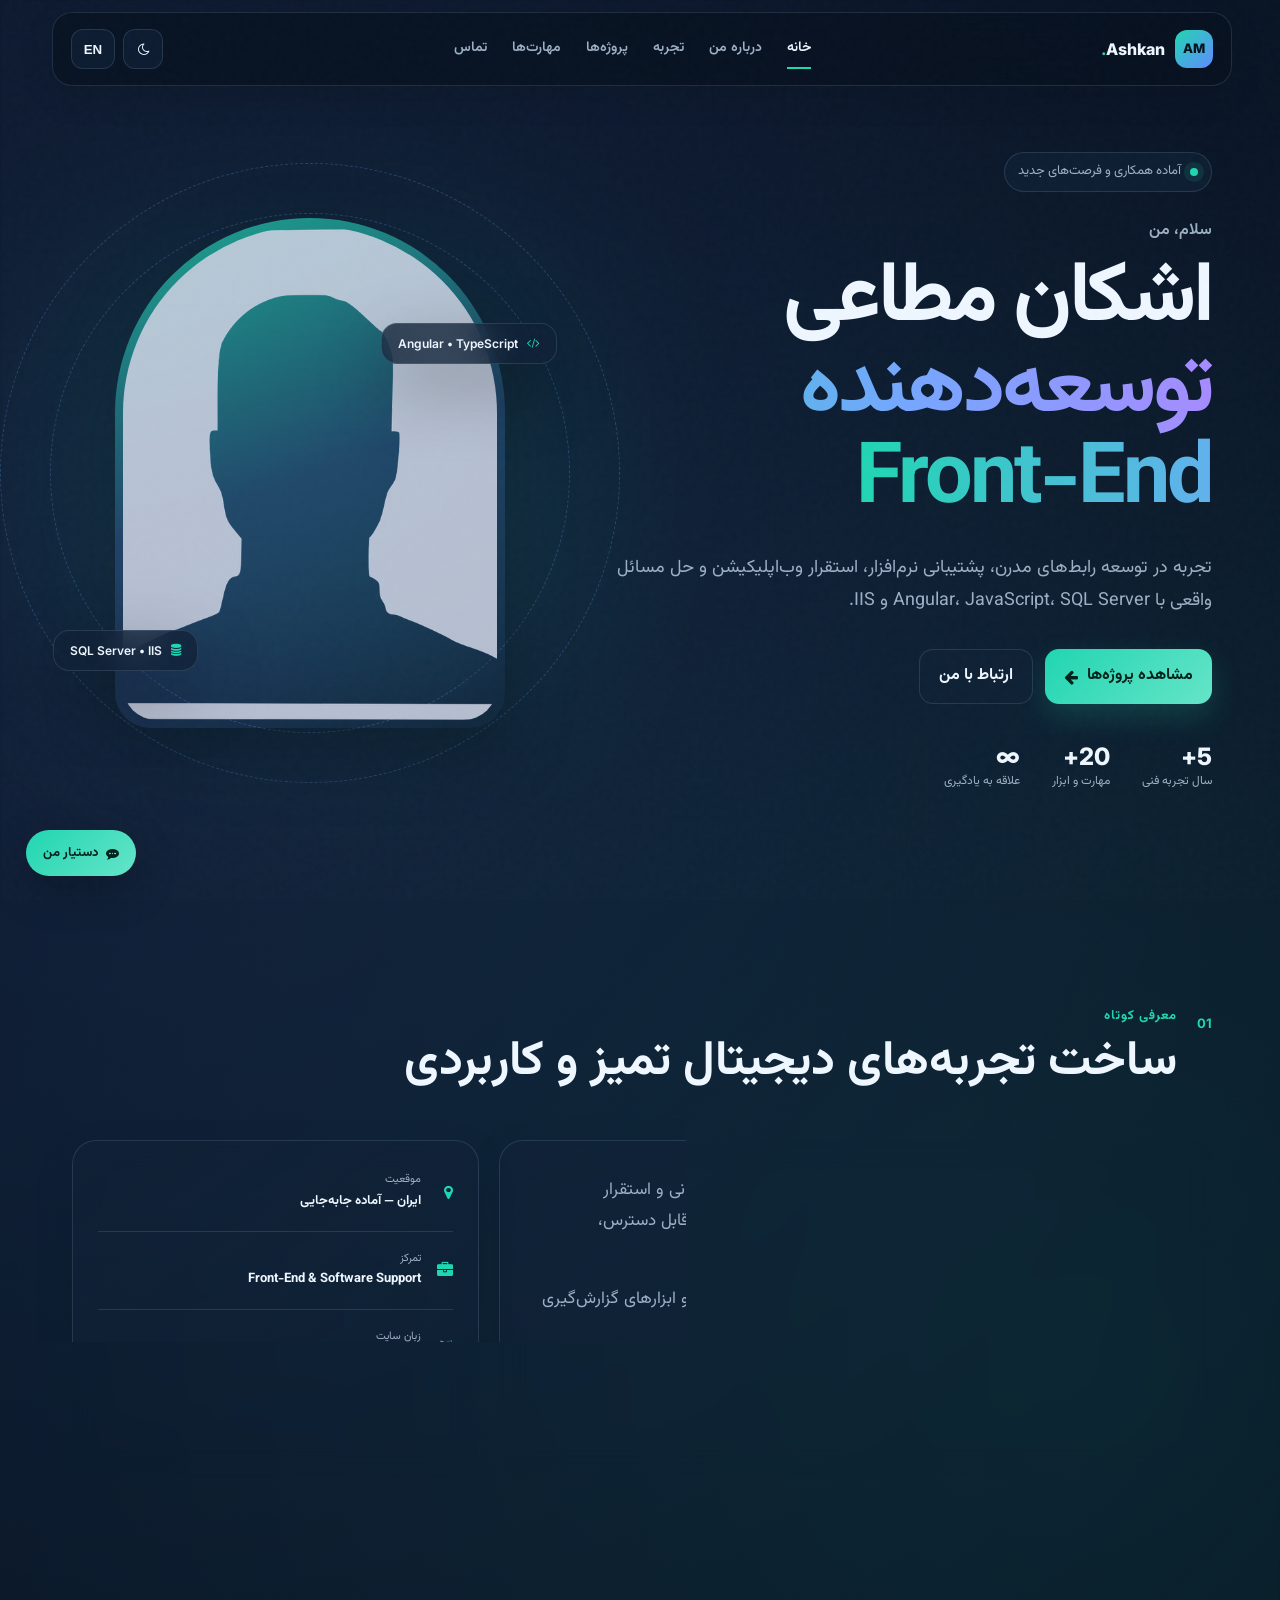
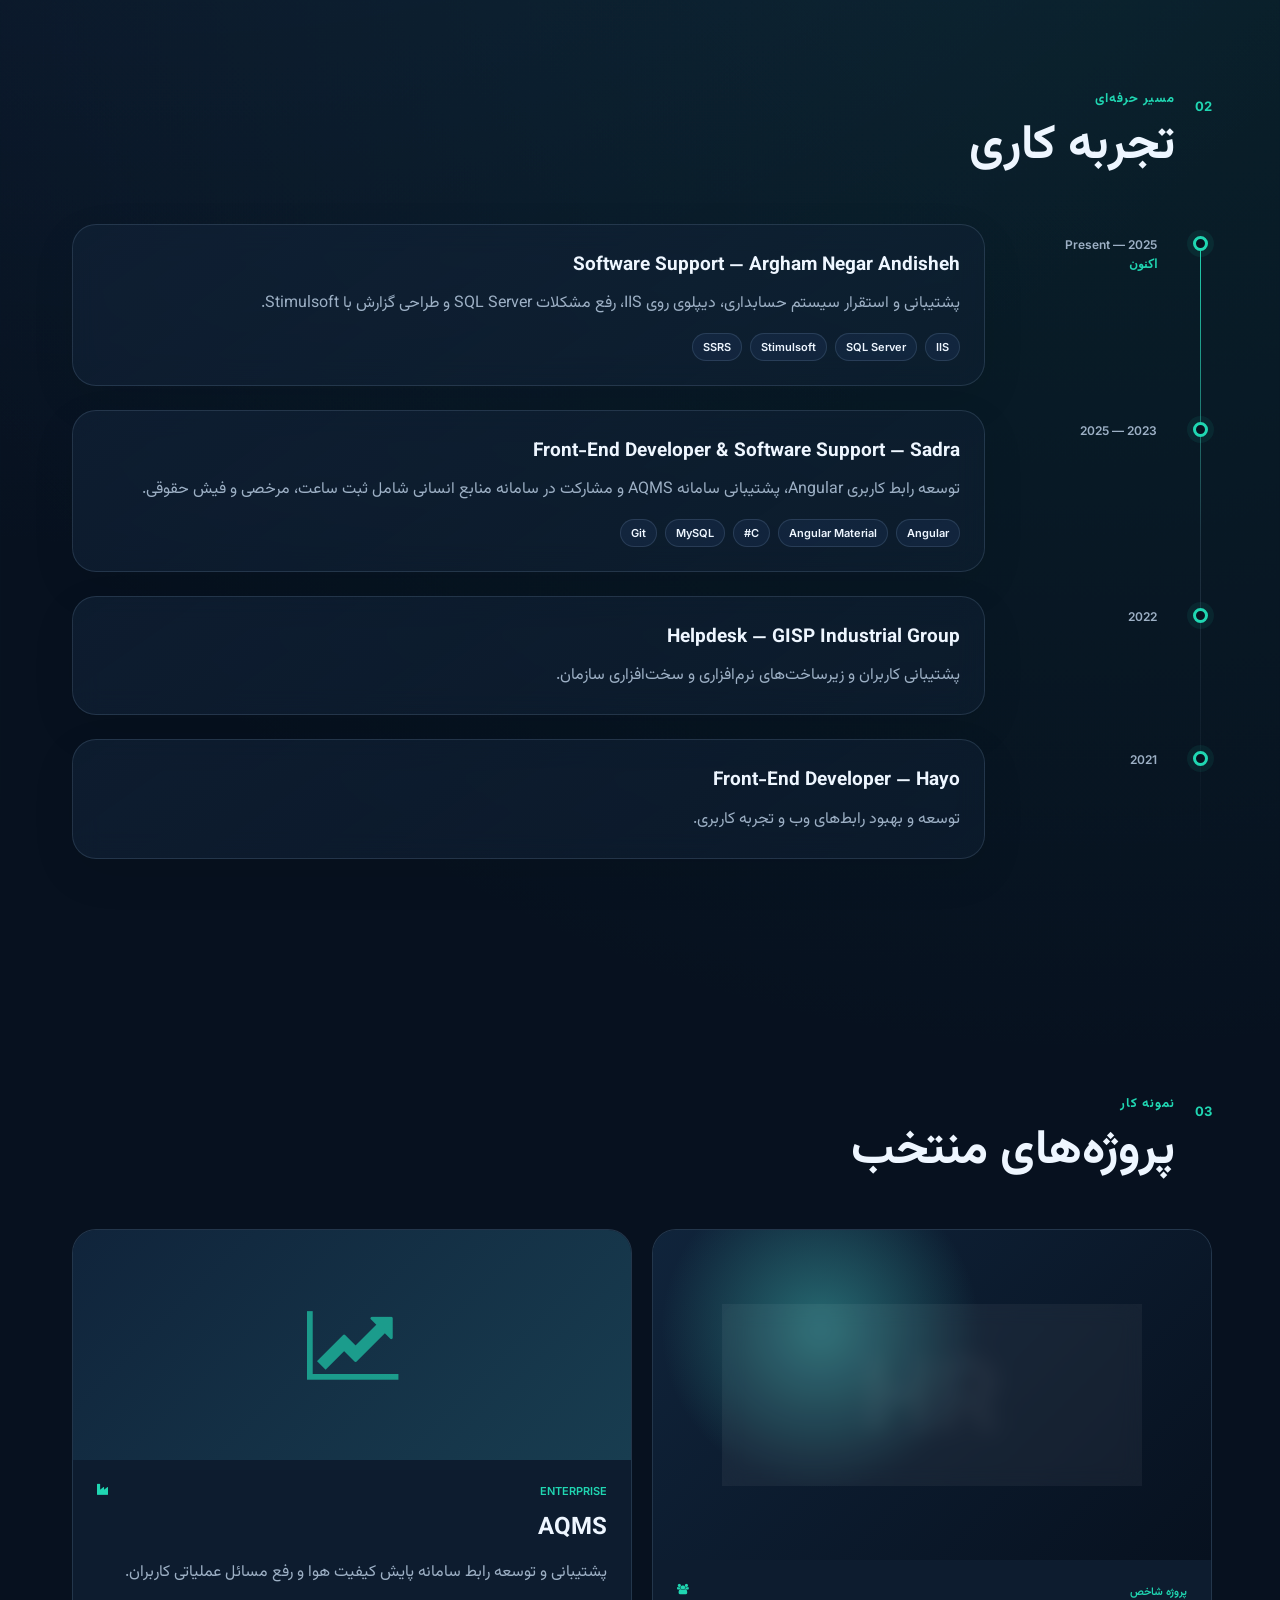
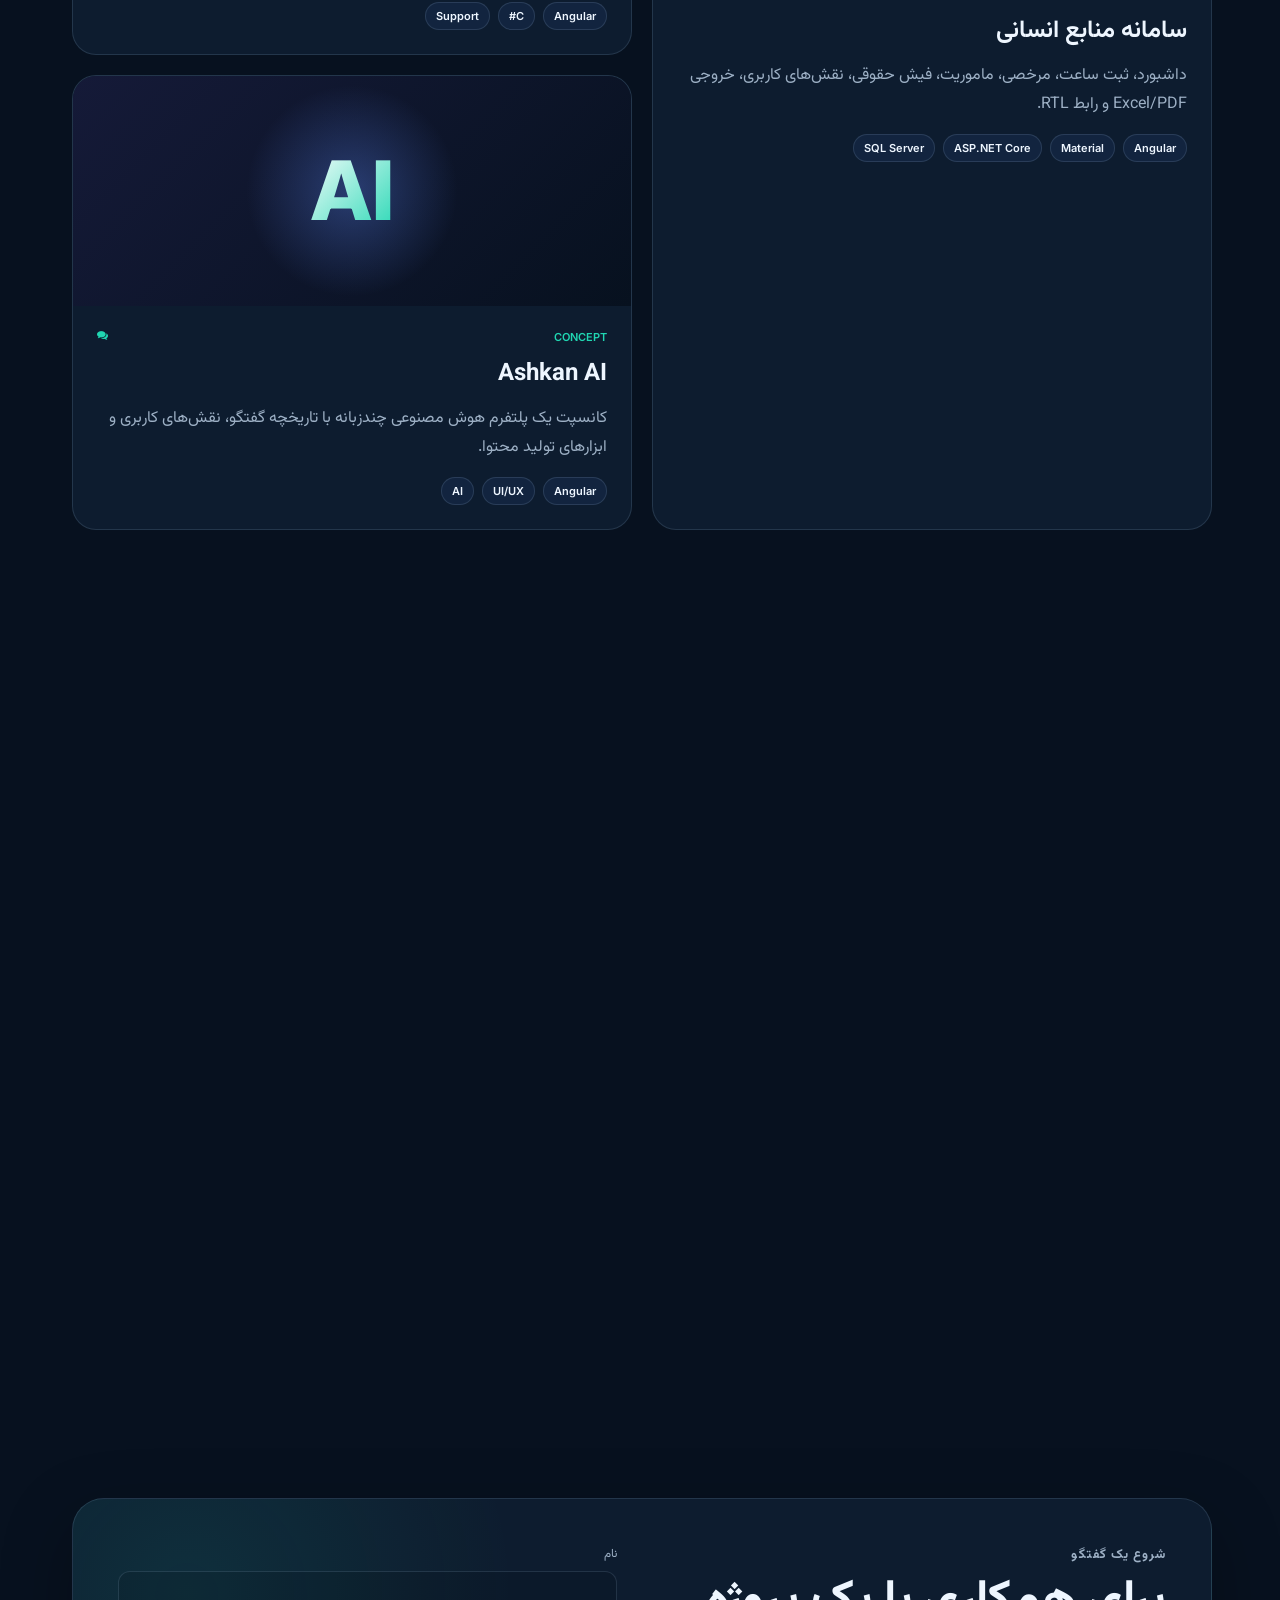
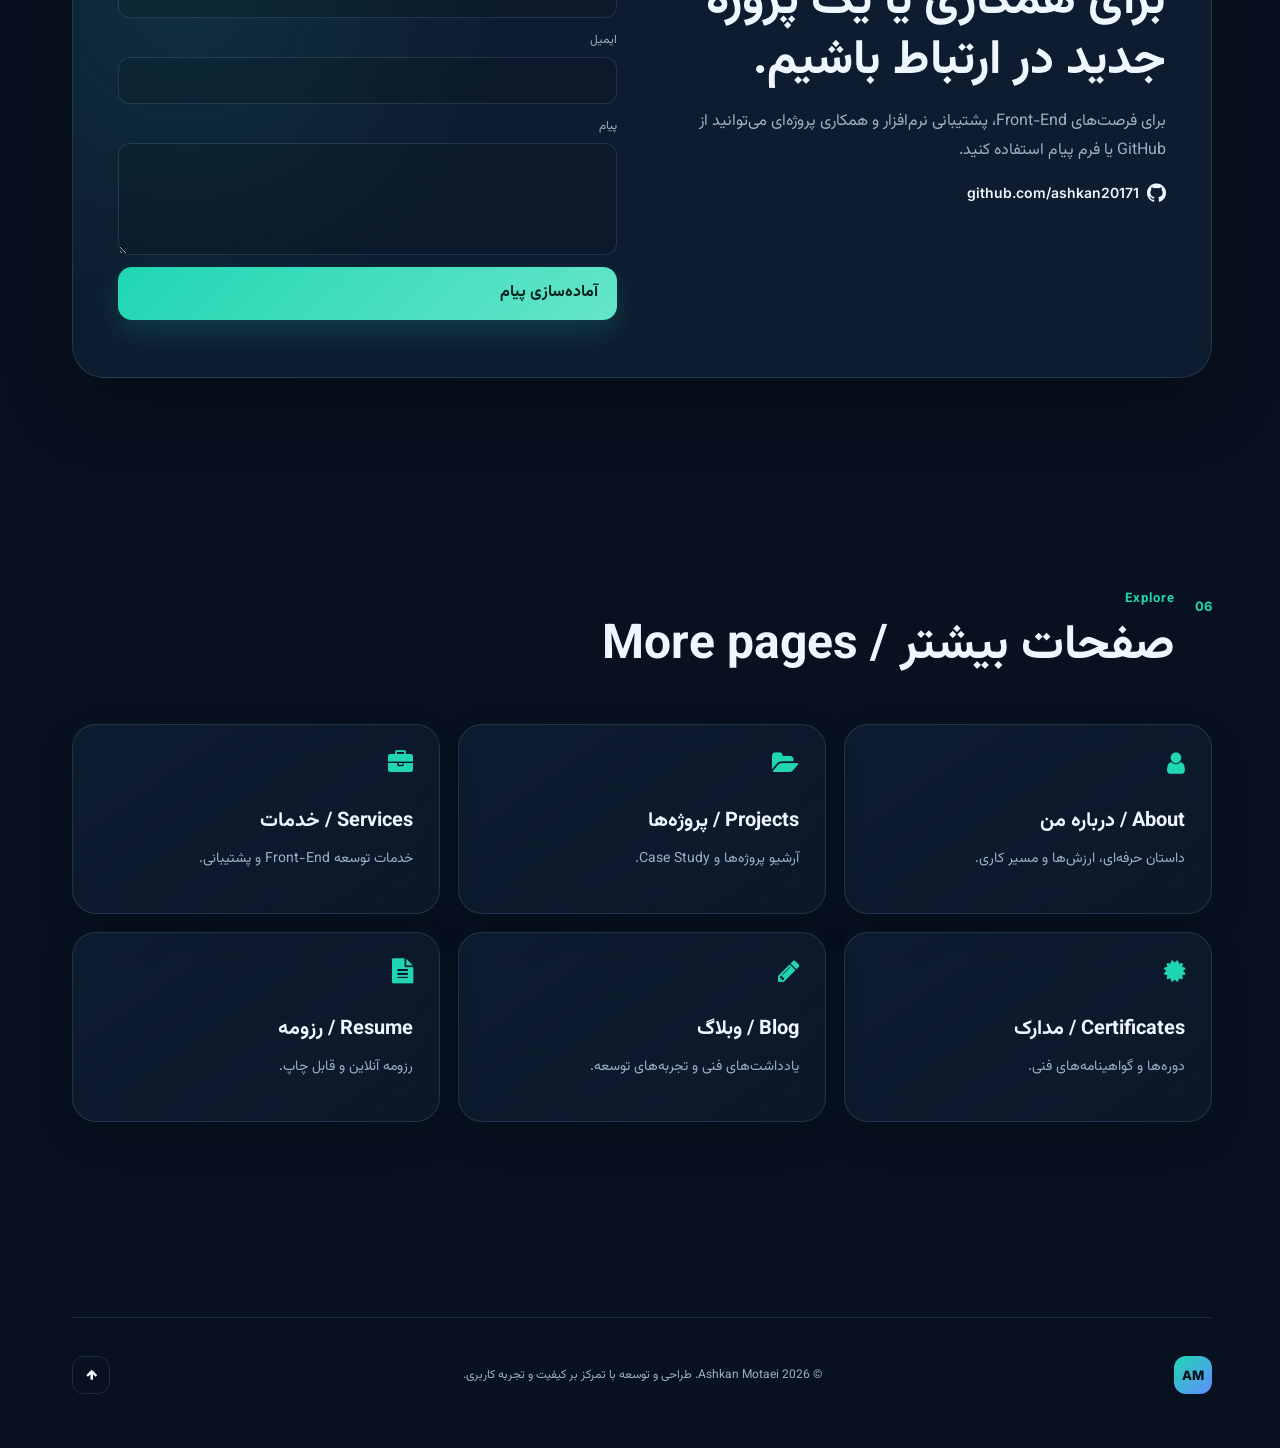
<file: index.html>
<!doctype html>
<html lang="fa" dir="rtl">
<head>
  <meta charset="utf-8">
  <meta name="viewport" content="width=device-width,initial-scale=1">
  <meta name="theme-color" content="#07111f">
  <meta name="description" content="وب‌سایت شخصی اشکان مطاعی؛ توسعه‌دهنده Front-End و کارشناس پشتیبانی نرم‌افزار با تجربه Angular، JavaScript، SQL Server و استقرار IIS.">
  <meta name="keywords" content="اشکان مطاعی, Ashkan Motaei, Front-End Developer, Angular Developer, Software Support, SQL Server, IIS">
  <meta name="author" content="Ashkan Motaei">
  <meta name="robots" content="index,follow,max-image-preview:large">
  <meta property="og:type" content="website"><meta property="og:title" content="Ashkan Motaei | Front-End Developer"><meta property="og:description" content="Portfolio, experience, projects and skills of Ashkan Motaei."><meta property="og:image" content="img/person.jpg">
  <meta name="twitter:card" content="summary_large_image">
  <link rel="canonical" href="./">
  <link rel="icon" href="img/person.jpg">
  <link rel="manifest" href="manifest.webmanifest">
  <title>اشکان مطاعی | Front-End Developer & Software Support</title>
  <link rel="stylesheet" href="css/font-awesome.min.css">
  <link rel="stylesheet" href="css/style.css">
  <script type="application/ld+json">{"@context":"https://schema.org","@type":"Person","name":"Ashkan Motaei","alternateName":"اشکان مطاعی","jobTitle":"Front-End Developer & Software Support Engineer","sameAs":["https://github.com/ashkan20171"]}</script>
</head>
<body>
<a class="skip-link" href="#main">رفتن به محتوا</a>
<div class="noise" aria-hidden="true"></div>
<header class="site-header" id="top">
  <a class="brand" href="#home" aria-label="خانه"><span class="brand-mark">AM</span><span>Ashkan<span class="accent">.</span></span></a>
  <nav class="nav" id="nav" aria-label="ناوبری اصلی">
    <a href="#home" data-i18n="navHome">خانه</a><a href="#about" data-i18n="navAbout">درباره من</a><a href="#experience" data-i18n="navExperience">تجربه</a><a href="#projects" data-i18n="navProjects">پروژه‌ها</a><a href="#skills" data-i18n="navSkills">مهارت‌ها</a><a href="#contact" data-i18n="navContact">تماس</a>
  </nav>
  <div class="header-actions"><button class="icon-btn" id="themeToggle" aria-label="تغییر تم"><i class="fa fa-moon-o"></i></button><button class="lang-btn" id="langToggle" aria-label="Change language">EN</button><button class="menu-btn" id="menuToggle" aria-label="باز کردن منو"><span></span><span></span><span></span></button></div>
</header>
<main id="main">
<section class="hero section" id="home">
  <div class="hero-copy reveal"><div class="eyebrow"><span class="status-dot"></span><span data-i18n="available">آماده همکاری و فرصت‌های جدید</span></div><p class="kicker" data-i18n="hello">سلام، من</p><h1><span data-i18n="name">اشکان مطاعی</span><br><span class="gradient-text" data-i18n="role">توسعه‌دهنده Front-End</span></h1><p class="hero-text" data-i18n="heroText">تجربه در توسعه رابط‌های مدرن، پشتیبانی نرم‌افزار، استقرار وب‌اپلیکیشن و حل مسائل واقعی با Angular، JavaScript، SQL Server و IIS.</p><div class="hero-actions"><a class="btn primary" href="#projects"><span data-i18n="seeProjects">مشاهده پروژه‌ها</span><i class="fa fa-arrow-left"></i></a><a class="btn ghost" href="#contact" data-i18n="contactMe">ارتباط با من</a></div><div class="quick-stats"><div><strong>5+</strong><span data-i18n="years">سال تجربه فنی</span></div><div><strong>20+</strong><span data-i18n="techs">مهارت و ابزار</span></div><div><strong>∞</strong><span data-i18n="learning">علاقه به یادگیری</span></div></div></div>
  <div class="hero-visual reveal"><div class="orbit orbit-one"></div><div class="orbit orbit-two"></div><div class="portrait-wrap"><div class="portrait-glow"></div><img src="img/person.jpg" width="650" height="760" alt="تصویر اشکان مطاعی" fetchpriority="high"></div><div class="floating-card code-card"><i class="fa fa-code"></i><span>Angular • TypeScript</span></div><div class="floating-card db-card"><i class="fa fa-database"></i><span>SQL Server • IIS</span></div></div>
</section>
<section class="section" id="about"><div class="section-head reveal"><span class="section-index">01</span><div><p class="overline" data-i18n="aboutLabel">معرفی کوتاه</p><h2 data-i18n="aboutTitle">ساخت تجربه‌های دیجیتال تمیز و کاربردی</h2></div></div><div class="about-grid"><article class="glass about-copy reveal"><p data-i18n="aboutP1">تمرکز اصلی من توسعه Front-End است؛ در کنار آن تجربه عملی در پشتیبانی و استقرار نرم‌افزارهای سازمانی دارم. برای من رابط خوب فقط زیبا نیست؛ باید سریع، قابل دسترس، واکنش‌گرا و قابل نگهداری باشد.</p><p data-i18n="aboutP2">در پروژه‌های کاری با Angular، Angular Material، C#، SQL Server، IIS و ابزارهای گزارش‌گیری کار کرده‌ام و از حل مسئله بین لایه‌های UI، سرور و دیتابیس لذت می‌برم.</p><div class="chips"><span>Angular</span><span>TypeScript</span><span>JavaScript</span><span>HTML5</span><span>CSS3</span><span>SQL Server</span><span>IIS</span><span>Git</span></div></article><aside class="glass facts reveal"><div><i class="fa fa-map-marker"></i><span data-i18n="locationLabel">موقعیت</span><strong data-i18n="location">ایران — آماده جابه‌جایی</strong></div><div><i class="fa fa-briefcase"></i><span data-i18n="focusLabel">تمرکز</span><strong data-i18n="focus">Front-End & Software Support</strong></div><div><i class="fa fa-language"></i><span data-i18n="languageLabel">زبان سایت</span><strong data-i18n="language">فارسی / English</strong></div><div><i class="fa fa-github"></i><span>GitHub</span><strong>ashkan20171</strong></div></aside></div></section>
<section class="section" id="experience"><div class="section-head reveal"><span class="section-index">02</span><div><p class="overline" data-i18n="expLabel">مسیر حرفه‌ای</p><h2 data-i18n="expTitle">تجربه کاری</h2></div></div><div class="timeline">
<article class="timeline-item reveal"><span class="timeline-dot"></span><div class="timeline-meta"><time>2025 — Present</time><span data-i18n="current">اکنون</span></div><div class="glass timeline-card"><h3 data-i18n="job1">Software Support — Argham Negar Andisheh</h3><p data-i18n="job1p">پشتیبانی و استقرار سیستم حسابداری، دیپلوی روی IIS، رفع مشکلات SQL Server و طراحی گزارش با Stimulsoft.</p><div class="chips small"><span>IIS</span><span>SQL Server</span><span>Stimulsoft</span><span>SSRS</span></div></div></article>
<article class="timeline-item reveal"><span class="timeline-dot"></span><div class="timeline-meta"><time>2023 — 2025</time></div><div class="glass timeline-card"><h3 data-i18n="job2">Front-End Developer & Software Support — Sadra</h3><p data-i18n="job2p">توسعه رابط کاربری Angular، پشتیبانی سامانه AQMS و مشارکت در سامانه منابع انسانی شامل ثبت ساعت، مرخصی و فیش حقوقی.</p><div class="chips small"><span>Angular</span><span>Angular Material</span><span>C#</span><span>MySQL</span><span>Git</span></div></div></article>
<article class="timeline-item reveal"><span class="timeline-dot"></span><div class="timeline-meta"><time>2022</time></div><div class="glass timeline-card"><h3 data-i18n="job3">Helpdesk — GISP Industrial Group</h3><p data-i18n="job3p">پشتیبانی کاربران و زیرساخت‌های نرم‌افزاری و سخت‌افزاری سازمان.</p></div></article>
<article class="timeline-item reveal"><span class="timeline-dot"></span><div class="timeline-meta"><time>2021</time></div><div class="glass timeline-card"><h3 data-i18n="job4">Front-End Developer — Hayo</h3><p data-i18n="job4p">توسعه و بهبود رابط‌های وب و تجربه کاربری.</p></div></article></div></section>
<section class="section" id="projects"><div class="section-head reveal"><span class="section-index">03</span><div><p class="overline" data-i18n="projectsLabel">نمونه کار</p><h2 data-i18n="projectsTitle">پروژه‌های منتخب</h2></div></div><div class="project-grid">
<article class="project-card featured reveal"><div class="project-visual visual-hr"><span>HR</span><div class="mock-window"><i></i><i></i><i></i><div></div></div></div><div class="project-content"><div class="project-top"><span data-i18n="featured">پروژه شاخص</span><i class="fa fa-users"></i></div><h3 data-i18n="hrTitle">سامانه منابع انسانی</h3><p data-i18n="hrText">داشبورد، ثبت ساعت، مرخصی، ماموریت، فیش حقوقی، نقش‌های کاربری، خروجی Excel/PDF و رابط RTL.</p><div class="chips small"><span>Angular</span><span>Material</span><span>ASP.NET Core</span><span>SQL Server</span></div></div></article>
<article class="project-card reveal"><div class="project-visual visual-aqms"><i class="fa fa-line-chart"></i></div><div class="project-content"><div class="project-top"><span>Enterprise</span><i class="fa fa-industry"></i></div><h3>AQMS</h3><p data-i18n="aqmsText">پشتیبانی و توسعه رابط سامانه پایش کیفیت هوا و رفع مسائل عملیاتی کاربران.</p><div class="chips small"><span>Angular</span><span>C#</span><span>Support</span></div></div></article>
<article class="project-card reveal"><div class="project-visual visual-ai"><span>AI</span></div><div class="project-content"><div class="project-top"><span>Concept</span><i class="fa fa-comments"></i></div><h3>Ashkan AI</h3><p data-i18n="aiText">کانسپت یک پلتفرم هوش مصنوعی چندزبانه با تاریخچه گفتگو، نقش‌های کاربری و ابزارهای تولید محتوا.</p><div class="chips small"><span>Angular</span><span>UI/UX</span><span>AI</span></div></div></article>
</div></section>
<section class="section" id="skills"><div class="section-head reveal"><span class="section-index">04</span><div><p class="overline" data-i18n="skillsLabel">جعبه ابزار</p><h2 data-i18n="skillsTitle">مهارت‌های فنی</h2></div></div><div class="skills-grid reveal"><div class="skill-group glass"><i class="fa fa-code"></i><h3>Front-End</h3><p>Angular • TypeScript • JavaScript • HTML5 • CSS3 • Bootstrap • Angular Material • React</p></div><div class="skill-group glass"><i class="fa fa-server"></i><h3>Back-End & Data</h3><p>C# • ASP.NET Core • SQL Server • MySQL • REST API</p></div><div class="skill-group glass"><i class="fa fa-wrench"></i><h3>Tools & Support</h3><p>IIS • Git/GitHub • Stimulsoft • SSRS • Figma • WordPress • Windows</p></div><div class="skill-group glass"><i class="fa fa-check-circle"></i><h3 data-i18n="principles">اصول کاری</h3><p data-i18n="principlesText">Responsive Design • Accessibility • Clean Code • SEO • Performance • RTL/LTR</p></div></div></section>
<section class="section contact-section" id="contact"><div class="contact-card reveal"><div><p class="overline" data-i18n="contactLabel">شروع یک گفتگو</p><h2 data-i18n="contactTitle">برای همکاری یا یک پروژه جدید در ارتباط باشیم.</h2><p data-i18n="contactText">برای فرصت‌های Front-End، پشتیبانی نرم‌افزار و همکاری پروژه‌ای می‌توانید از GitHub یا فرم پیام استفاده کنید.</p><a class="github-link" href="https://github.com/ashkan20171" target="_blank" rel="noopener"><i class="fa fa-github"></i> github.com/ashkan20171</a></div><form id="contactForm"><label><span data-i18n="formName">نام</span><input name="name" required autocomplete="name"></label><label><span data-i18n="formEmail">ایمیل</span><input type="email" name="email" required autocomplete="email"></label><label><span data-i18n="formMessage">پیام</span><textarea name="message" rows="4" required></textarea></label><button class="btn primary" type="submit" data-i18n="send">آماده‌سازی پیام</button><small id="formStatus" aria-live="polite"></small></form></div></section>
<section class="section" id="explore"><div class="section-head reveal"><span class="section-index">06</span><div><p class="overline">Explore</p><h2>صفحات بیشتر / More pages</h2></div></div><div class="content-grid reveal"><a class="glass feature-tile" href="about.html"><i class="fa fa-user"></i><h3>About / درباره من</h3><p>داستان حرفه‌ای، ارزش‌ها و مسیر کاری.</p></a><a class="glass feature-tile" href="projects.html"><i class="fa fa-folder-open"></i><h3>Projects / پروژه‌ها</h3><p>آرشیو پروژه‌ها و Case Study.</p></a><a class="glass feature-tile" href="services.html"><i class="fa fa-briefcase"></i><h3>Services / خدمات</h3><p>خدمات توسعه Front-End و پشتیبانی.</p></a><a class="glass feature-tile" href="certificates.html"><i class="fa fa-certificate"></i><h3>Certificates / مدارک</h3><p>دوره‌ها و گواهینامه‌های فنی.</p></a><a class="glass feature-tile" href="blog.html"><i class="fa fa-pencil"></i><h3>Blog / وبلاگ</h3><p>یادداشت‌های فنی و تجربه‌های توسعه.</p></a><a class="glass feature-tile" href="resume.html"><i class="fa fa-file-text"></i><h3>Resume / رزومه</h3><p>رزومه آنلاین و قابل چاپ.</p></a></div></section></main>
<footer><a class="brand" href="#top"><span class="brand-mark">AM</span></a><p>© <span id="year"></span> Ashkan Motaei. <span data-i18n="rights">طراحی و توسعه با تمرکز بر کیفیت و تجربه کاربری.</span></p><a href="#top" class="to-top" aria-label="بالا"><i class="fa fa-arrow-up"></i></a></footer>
<button class="chat-launch" id="chatLaunch" aria-label="دستیار هوشمند"><i class="fa fa-commenting"></i><span data-i18n="chatLabel">دستیار من</span></button>
<section class="chatbot" id="chatbot" aria-label="Portfolio assistant" aria-hidden="true"><header><div><span class="bot-avatar">AI</span><div><strong data-i18n="botName">دستیار اشکان</strong><small><i></i><span data-i18n="online">آنلاین</span></small></div></div><button id="chatClose" aria-label="بستن">×</button></header><div class="chat-messages" id="chatMessages"><div class="msg bot" data-i18n="botWelcome">سلام! درباره مهارت‌ها، تجربه‌ها یا پروژه‌های اشکان از من بپرسید 👋</div></div><div class="quick-questions"><button data-q="skills" data-i18n="qSkills">مهارت‌ها</button><button data-q="experience" data-i18n="qExp">تجربه کاری</button><button data-q="projects" data-i18n="qProjects">پروژه‌ها</button></div><form id="chatForm"><input id="chatInput" autocomplete="off" data-i18n-placeholder="chatPlaceholder" placeholder="پیام شما..."><button aria-label="ارسال"><i class="fa fa-paper-plane"></i></button></form></section>
<script src="js/app.js" defer></script>
<script>if("serviceWorker" in navigator)navigator.serviceWorker.register("sw.js");</script></body></html>
</file>
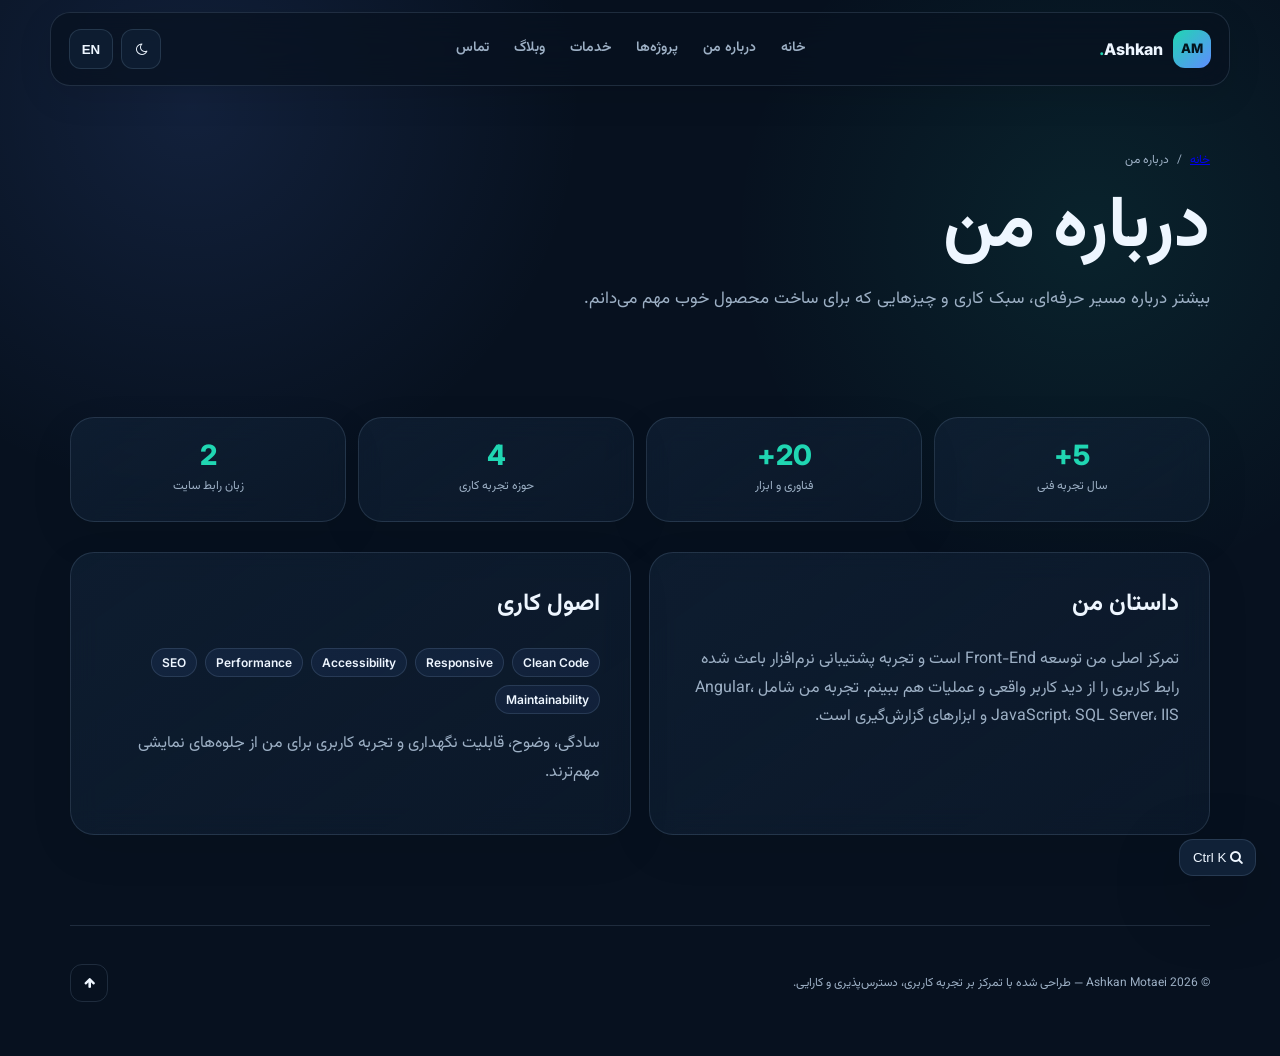
<file: about.html>
<!doctype html><html lang="fa" dir="rtl"><head><meta charset="utf-8"><meta name="viewport" content="width=device-width,initial-scale=1"><meta name="theme-color" content="#07111f"><meta name="description" content="My professional path, working style, and the principles I care about when building useful software."><meta name="author" content="Ashkan Motaei"><meta name="robots" content="index,follow"><meta property="og:type" content="website"><meta property="og:title" content="About Me | Ashkan Motaei"><meta property="og:description" content="My professional path, working style, and the principles I care about when building useful software."><link rel="icon" href="img/person.jpg"><link rel="manifest" href="manifest.webmanifest"><title>درباره من | Ashkan Motaei</title><link rel="stylesheet" href="css/font-awesome.min.css"><link rel="stylesheet" href="css/style.css"></head><body id="top"><header class="site-header"><a class="brand" href="index.html"><span class="brand-mark">AM</span><span>Ashkan<span class="accent">.</span></span></a><nav class="nav"><a href="index.html" data-fa="خانه" data-en="Home">خانه</a><a href="about.html" data-fa="درباره من" data-en="About">درباره من</a><a href="projects.html" data-fa="پروژه‌ها" data-en="Projects">پروژه‌ها</a><a href="services.html" data-fa="خدمات" data-en="Services">خدمات</a><a href="blog.html" data-fa="وبلاگ" data-en="Blog">وبلاگ</a><a href="contact.html" data-fa="تماس" data-en="Contact">تماس</a></nav><div class="header-actions"><button class="icon-btn theme-toggle" aria-label="Theme"><i class="fa fa-moon-o"></i></button><button class="lang-btn">EN</button><button class="menu-btn" aria-label="Menu"><span></span><span></span><span></span></button></div></header><main><section class="page-hero page-shell"><div class="crumbs"><a href="index.html" data-fa="خانه" data-en="Home">خانه</a><span>/</span><span data-fa="درباره من" data-en="About Me">درباره من</span></div><h1 data-fa="درباره من" data-en="About Me">درباره من</h1><p data-fa="بیشتر درباره مسیر حرفه‌ای، سبک کاری و چیزهایی که برای ساخت محصول خوب مهم می‌دانم." data-en="My professional path, working style, and the principles I care about when building useful software.">بیشتر درباره مسیر حرفه‌ای، سبک کاری و چیزهایی که برای ساخت محصول خوب مهم می‌دانم.</p></section><section class="page-shell"><div class="metric-grid"><div class="glass metric"><strong>5+</strong><span data-fa="سال تجربه فنی" data-en="Years technical experience">سال تجربه فنی</span></div><div class="glass metric"><strong>20+</strong><span data-fa="فناوری و ابزار" data-en="Technologies & tools">فناوری و ابزار</span></div><div class="glass metric"><strong>4</strong><span data-fa="حوزه تجربه کاری" data-en="Professional domains">حوزه تجربه کاری</span></div><div class="glass metric"><strong>2</strong><span data-fa="زبان رابط سایت" data-en="Interface languages">زبان رابط سایت</span></div></div><div class="project-list"><article class="glass page-card"><h2 data-fa="داستان من" data-en="My story">داستان من</h2><p class="muted" data-fa="تمرکز اصلی من توسعه Front-End است و تجربه پشتیبانی نرم‌افزار باعث شده رابط کاربری را از دید کاربر واقعی و عملیات هم ببینم. تجربه من شامل Angular، JavaScript، SQL Server، IIS و ابزارهای گزارش‌گیری است." data-en="My main focus is Front-End development. Software support experience has also taught me to see interfaces through the lens of real users and operations. My hands-on stack includes Angular, JavaScript, SQL Server, IIS and reporting tools.">تمرکز اصلی من توسعه Front-End است و تجربه پشتیبانی نرم‌افزار باعث شده رابط کاربری را از دید کاربر واقعی و عملیات هم ببینم.</p></article><article class="glass page-card"><h2 data-fa="اصول کاری" data-en="How I work">اصول کاری</h2><div class="chips"><span>Clean Code</span><span>Responsive</span><span>Accessibility</span><span>Performance</span><span>SEO</span><span>Maintainability</span></div><p class="muted" data-fa="سادگی، وضوح، قابلیت نگهداری و تجربه کاربری برای من از جلوه‌های نمایشی مهم‌ترند." data-en="I prioritize simplicity, clarity, maintainability and user experience over visual gimmicks.">سادگی، وضوح، قابلیت نگهداری و تجربه کاربری برای من از جلوه‌های نمایشی مهم‌ترند.</p></article></div></section></main><footer><p>© 2026 Ashkan Motaei — <span data-fa="طراحی شده با تمرکز بر تجربه کاربری، دسترس‌پذیری و کارایی." data-en="Designed with focus on UX, accessibility and performance.">طراحی شده با تمرکز بر تجربه کاربری، دسترس‌پذیری و کارایی.</span></p><a class="to-top" href="#top"><i class="fa fa-arrow-up"></i></a></footer><button class="command-btn" aria-label="Command palette"><i class="fa fa-search"></i> Ctrl K</button><div class="cmd"><div class="cmd-box"><input data-ph-fa="جستجوی صفحه..." data-ph-en="Search pages..." placeholder="جستجوی صفحه..."><div class="cmd-results"><a href="index.html">Home <span>⌂</span></a><a href="about.html">About <span>01</span></a><a href="projects.html">Projects <span>02</span></a><a href="services.html">Services <span>03</span></a><a href="certificates.html">Certificates <span>04</span></a><a href="blog.html">Blog <span>05</span></a><a href="resume.html">Resume <span>06</span></a><a href="contact.html">Contact <span>07</span></a></div></div></div><script src="js/pages.js"></script><script>if("serviceWorker" in navigator)navigator.serviceWorker.register("sw.js");</script></body></html>
</file>
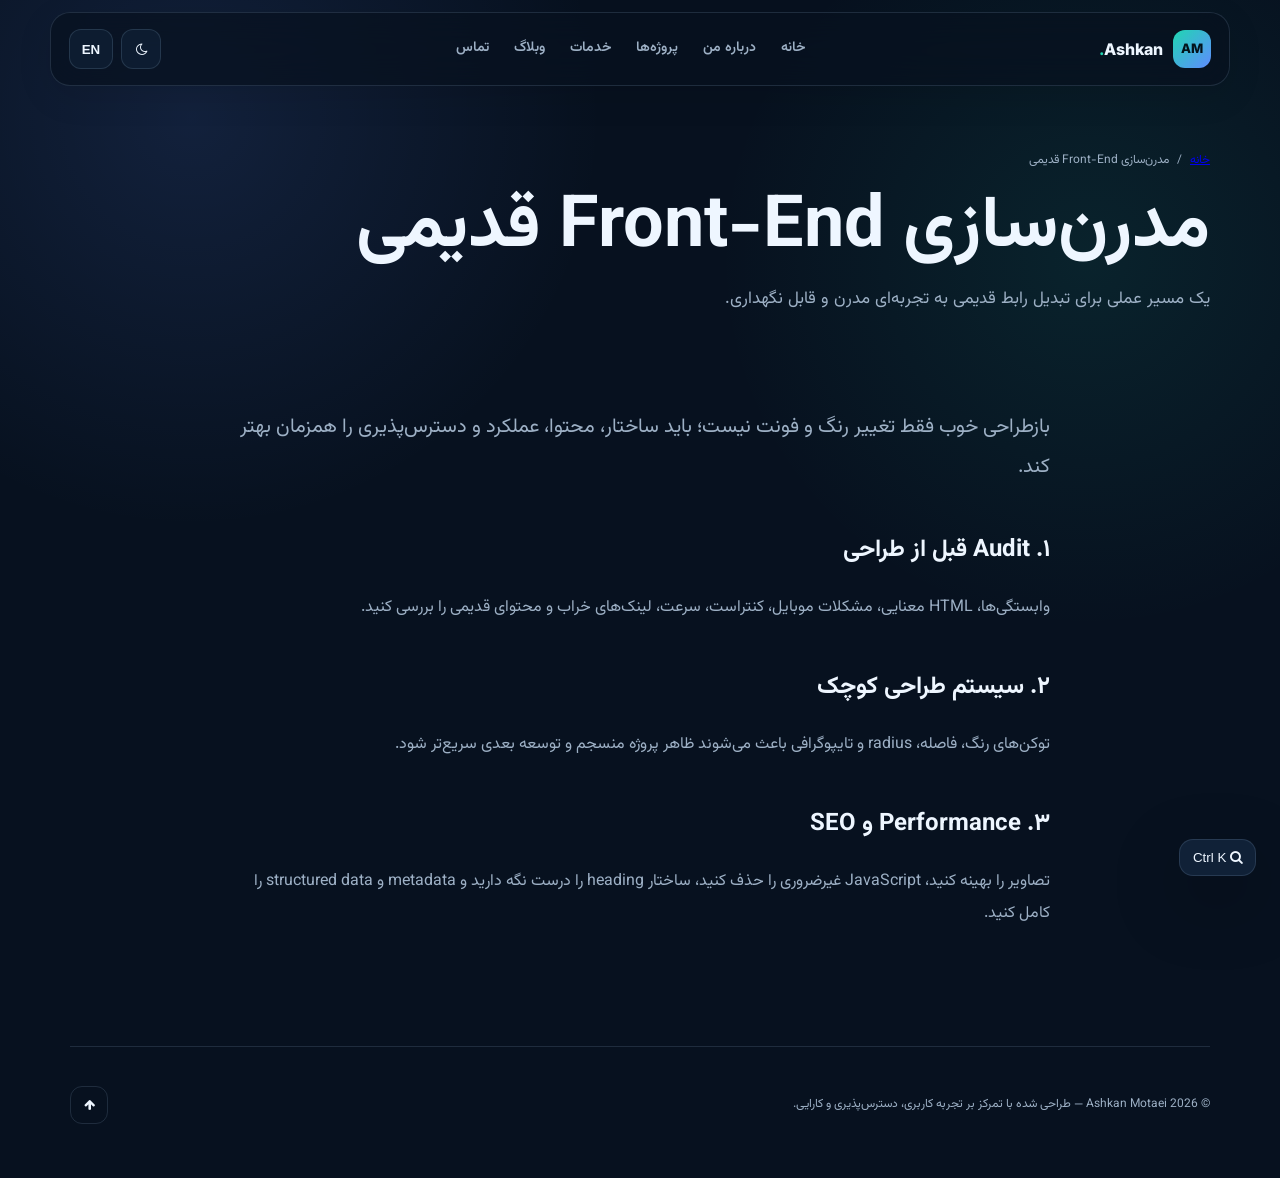
<file: blog-clean-frontend.html>
<!doctype html><html lang="fa" dir="rtl"><head><meta charset="utf-8"><meta name="viewport" content="width=device-width,initial-scale=1"><meta name="theme-color" content="#07111f"><meta name="description" content="A practical path for turning an old interface into a modern, maintainable experience."><meta name="author" content="Ashkan Motaei"><meta name="robots" content="index,follow"><meta property="og:type" content="website"><meta property="og:title" content="Modernizing a Legacy Front-End | Ashkan Motaei"><meta property="og:description" content="A practical path for turning an old interface into a modern, maintainable experience."><link rel="icon" href="img/person.jpg"><link rel="manifest" href="manifest.webmanifest"><title>مدرن‌سازی Front-End قدیمی | Ashkan Motaei</title><link rel="stylesheet" href="css/font-awesome.min.css"><link rel="stylesheet" href="css/style.css"></head><body id="top"><header class="site-header"><a class="brand" href="index.html"><span class="brand-mark">AM</span><span>Ashkan<span class="accent">.</span></span></a><nav class="nav"><a href="index.html" data-fa="خانه" data-en="Home">خانه</a><a href="about.html" data-fa="درباره من" data-en="About">درباره من</a><a href="projects.html" data-fa="پروژه‌ها" data-en="Projects">پروژه‌ها</a><a href="services.html" data-fa="خدمات" data-en="Services">خدمات</a><a href="blog.html" data-fa="وبلاگ" data-en="Blog">وبلاگ</a><a href="contact.html" data-fa="تماس" data-en="Contact">تماس</a></nav><div class="header-actions"><button class="icon-btn theme-toggle" aria-label="Theme"><i class="fa fa-moon-o"></i></button><button class="lang-btn">EN</button><button class="menu-btn" aria-label="Menu"><span></span><span></span><span></span></button></div></header><main><section class="page-hero page-shell"><div class="crumbs"><a href="index.html" data-fa="خانه" data-en="Home">خانه</a><span>/</span><span data-fa="مدرن‌سازی Front-End قدیمی" data-en="Modernizing a Legacy Front-End">مدرن‌سازی Front-End قدیمی</span></div><h1 data-fa="مدرن‌سازی Front-End قدیمی" data-en="Modernizing a Legacy Front-End">مدرن‌سازی Front-End قدیمی</h1><p data-fa="یک مسیر عملی برای تبدیل رابط قدیمی به تجربه‌ای مدرن و قابل نگهداری." data-en="A practical path for turning an old interface into a modern, maintainable experience.">یک مسیر عملی برای تبدیل رابط قدیمی به تجربه‌ای مدرن و قابل نگهداری.</p></section><article class="page-shell article"><p class="lead" data-fa="بازطراحی خوب فقط تغییر رنگ و فونت نیست؛ باید ساختار، محتوا، عملکرد و دسترس‌پذیری را همزمان بهتر کند." data-en="A good redesign is not just new colors and fonts; it improves structure, content, performance and accessibility together.">بازطراحی خوب فقط تغییر رنگ و فونت نیست.</p><h2 data-fa="۱. Audit قبل از طراحی" data-en="1. Audit before design">۱. Audit قبل از طراحی</h2><p data-fa="وابستگی‌ها، HTML معنایی، مشکلات موبایل، کنتراست، سرعت، لینک‌های خراب و محتوای قدیمی را بررسی کنید." data-en="Review dependencies, semantic HTML, mobile issues, contrast, speed, broken links and stale content.">وابستگی‌ها، HTML معنایی و مشکلات موبایل را بررسی کنید.</p><h2 data-fa="۲. سیستم طراحی کوچک" data-en="2. Build a small design system">۲. سیستم طراحی کوچک</h2><p data-fa="توکن‌های رنگ، فاصله، radius و تایپوگرافی باعث می‌شوند ظاهر پروژه منسجم و توسعه بعدی سریع‌تر شود." data-en="Color, spacing, radius and typography tokens keep the product consistent and make future work faster.">توکن‌های طراحی پروژه را منسجم می‌کنند.</p><h2 data-fa="۳. Performance و SEO" data-en="3. Performance and SEO">۳. Performance و SEO</h2><p data-fa="تصاویر را بهینه کنید، JavaScript غیرضروری را حذف کنید، ساختار heading را درست نگه دارید و metadata و structured data را کامل کنید." data-en="Optimize images, remove unnecessary JavaScript, keep heading structure logical and complete metadata and structured data.">تصاویر، JavaScript و metadata را بهینه کنید.</p></article></main><footer><p>© 2026 Ashkan Motaei — <span data-fa="طراحی شده با تمرکز بر تجربه کاربری، دسترس‌پذیری و کارایی." data-en="Designed with focus on UX, accessibility and performance.">طراحی شده با تمرکز بر تجربه کاربری، دسترس‌پذیری و کارایی.</span></p><a class="to-top" href="#top"><i class="fa fa-arrow-up"></i></a></footer><button class="command-btn" aria-label="Command palette"><i class="fa fa-search"></i> Ctrl K</button><div class="cmd"><div class="cmd-box"><input data-ph-fa="جستجوی صفحه..." data-ph-en="Search pages..." placeholder="جستجوی صفحه..."><div class="cmd-results"><a href="index.html">Home <span>⌂</span></a><a href="about.html">About <span>01</span></a><a href="projects.html">Projects <span>02</span></a><a href="services.html">Services <span>03</span></a><a href="certificates.html">Certificates <span>04</span></a><a href="blog.html">Blog <span>05</span></a><a href="resume.html">Resume <span>06</span></a><a href="contact.html">Contact <span>07</span></a></div></div></div><script src="js/pages.js"></script><script>if("serviceWorker" in navigator)navigator.serviceWorker.register("sw.js");</script></body></html>
</file>
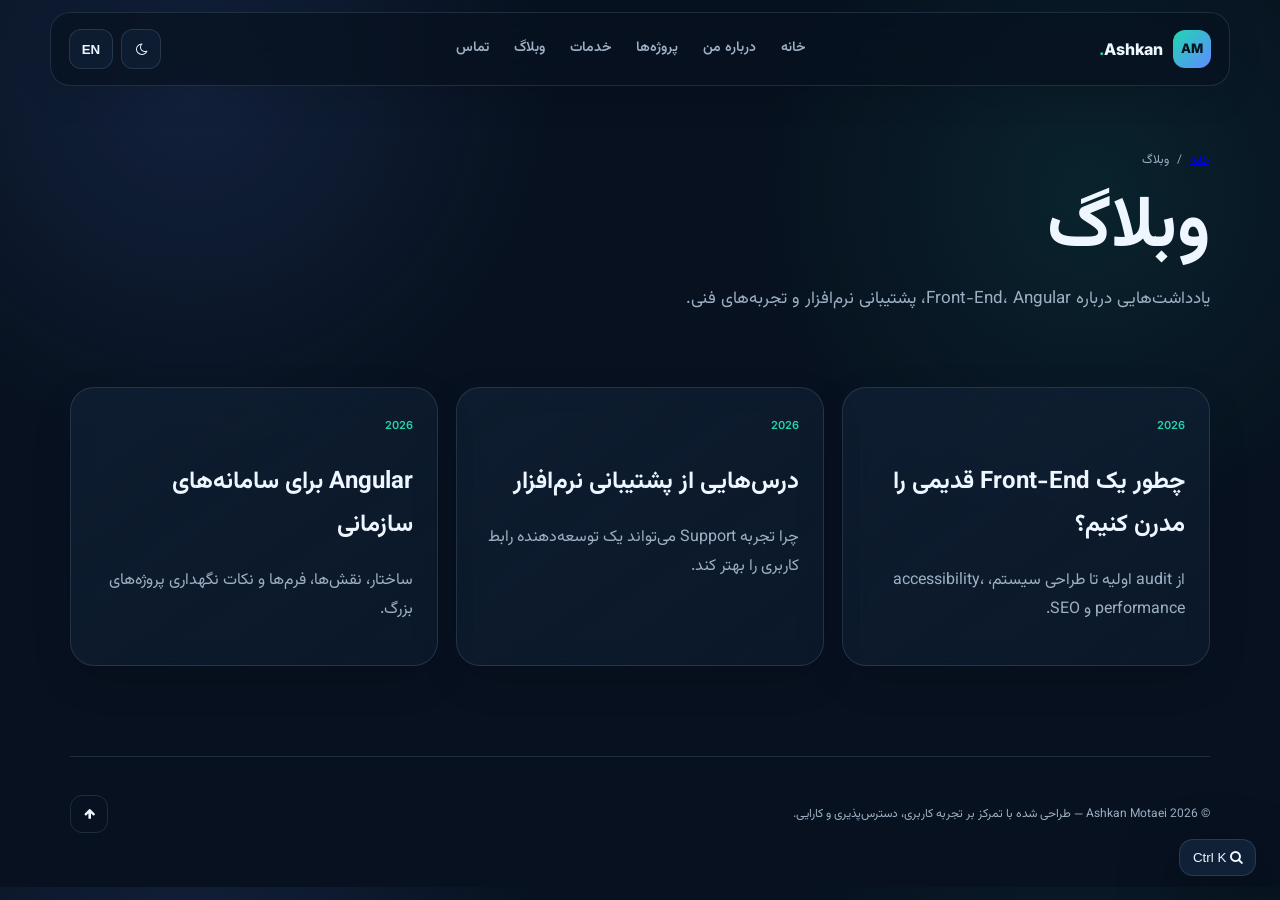
<file: blog.html>
<!doctype html><html lang="fa" dir="rtl"><head><meta charset="utf-8"><meta name="viewport" content="width=device-width,initial-scale=1"><meta name="theme-color" content="#07111f"><meta name="description" content="Notes on Front-End, Angular, software support and practical engineering."><meta name="author" content="Ashkan Motaei"><meta name="robots" content="index,follow"><meta property="og:type" content="website"><meta property="og:title" content="Blog | Ashkan Motaei"><meta property="og:description" content="Notes on Front-End, Angular, software support and practical engineering."><link rel="icon" href="img/person.jpg"><link rel="manifest" href="manifest.webmanifest"><title>وبلاگ | Ashkan Motaei</title><link rel="stylesheet" href="css/font-awesome.min.css"><link rel="stylesheet" href="css/style.css"></head><body id="top"><header class="site-header"><a class="brand" href="index.html"><span class="brand-mark">AM</span><span>Ashkan<span class="accent">.</span></span></a><nav class="nav"><a href="index.html" data-fa="خانه" data-en="Home">خانه</a><a href="about.html" data-fa="درباره من" data-en="About">درباره من</a><a href="projects.html" data-fa="پروژه‌ها" data-en="Projects">پروژه‌ها</a><a href="services.html" data-fa="خدمات" data-en="Services">خدمات</a><a href="blog.html" data-fa="وبلاگ" data-en="Blog">وبلاگ</a><a href="contact.html" data-fa="تماس" data-en="Contact">تماس</a></nav><div class="header-actions"><button class="icon-btn theme-toggle" aria-label="Theme"><i class="fa fa-moon-o"></i></button><button class="lang-btn">EN</button><button class="menu-btn" aria-label="Menu"><span></span><span></span><span></span></button></div></header><main><section class="page-hero page-shell"><div class="crumbs"><a href="index.html" data-fa="خانه" data-en="Home">خانه</a><span>/</span><span data-fa="وبلاگ" data-en="Blog">وبلاگ</span></div><h1 data-fa="وبلاگ" data-en="Blog">وبلاگ</h1><p data-fa="یادداشت‌هایی درباره Front-End، Angular، پشتیبانی نرم‌افزار و تجربه‌های فنی." data-en="Notes on Front-End, Angular, software support and practical engineering.">یادداشت‌هایی درباره Front-End، Angular، پشتیبانی نرم‌افزار و تجربه‌های فنی.</p></section><section class="page-shell"><div class="blog-grid"><article class="glass blog-card"><time>2026</time><h2><a href="blog-clean-frontend.html" data-fa="چطور یک Front-End قدیمی را مدرن کنیم؟" data-en="How to modernize a legacy Front-End">چطور یک Front-End قدیمی را مدرن کنیم؟</a></h2><p class="muted" data-fa="از audit اولیه تا طراحی سیستم، accessibility، performance و SEO." data-en="From initial audit to design systems, accessibility, performance and SEO.">از audit اولیه تا طراحی سیستم و SEO.</p></article><article class="glass blog-card"><time>2026</time><h2 data-fa="درس‌هایی از پشتیبانی نرم‌افزار" data-en="Lessons from software support">درس‌هایی از پشتیبانی نرم‌افزار</h2><p class="muted" data-fa="چرا تجربه Support می‌تواند یک توسعه‌دهنده رابط کاربری را بهتر کند." data-en="Why support experience can make a Front-End developer stronger.">چرا تجربه Support یک توسعه‌دهنده را بهتر می‌کند.</p></article><article class="glass blog-card"><time>2026</time><h2 data-fa="Angular برای سامانه‌های سازمانی" data-en="Angular for enterprise apps">Angular برای سامانه‌های سازمانی</h2><p class="muted" data-fa="ساختار، نقش‌ها، فرم‌ها و نکات نگهداری پروژه‌های بزرگ." data-en="Architecture, roles, forms and maintainability for larger applications.">ساختار و نگهداری پروژه‌های بزرگ.</p></article></div></section></main><footer><p>© 2026 Ashkan Motaei — <span data-fa="طراحی شده با تمرکز بر تجربه کاربری، دسترس‌پذیری و کارایی." data-en="Designed with focus on UX, accessibility and performance.">طراحی شده با تمرکز بر تجربه کاربری، دسترس‌پذیری و کارایی.</span></p><a class="to-top" href="#top"><i class="fa fa-arrow-up"></i></a></footer><button class="command-btn" aria-label="Command palette"><i class="fa fa-search"></i> Ctrl K</button><div class="cmd"><div class="cmd-box"><input data-ph-fa="جستجوی صفحه..." data-ph-en="Search pages..." placeholder="جستجوی صفحه..."><div class="cmd-results"><a href="index.html">Home <span>⌂</span></a><a href="about.html">About <span>01</span></a><a href="projects.html">Projects <span>02</span></a><a href="services.html">Services <span>03</span></a><a href="certificates.html">Certificates <span>04</span></a><a href="blog.html">Blog <span>05</span></a><a href="resume.html">Resume <span>06</span></a><a href="contact.html">Contact <span>07</span></a></div></div></div><script src="js/pages.js"></script><script>if("serviceWorker" in navigator)navigator.serviceWorker.register("sw.js");</script></body></html>
</file>
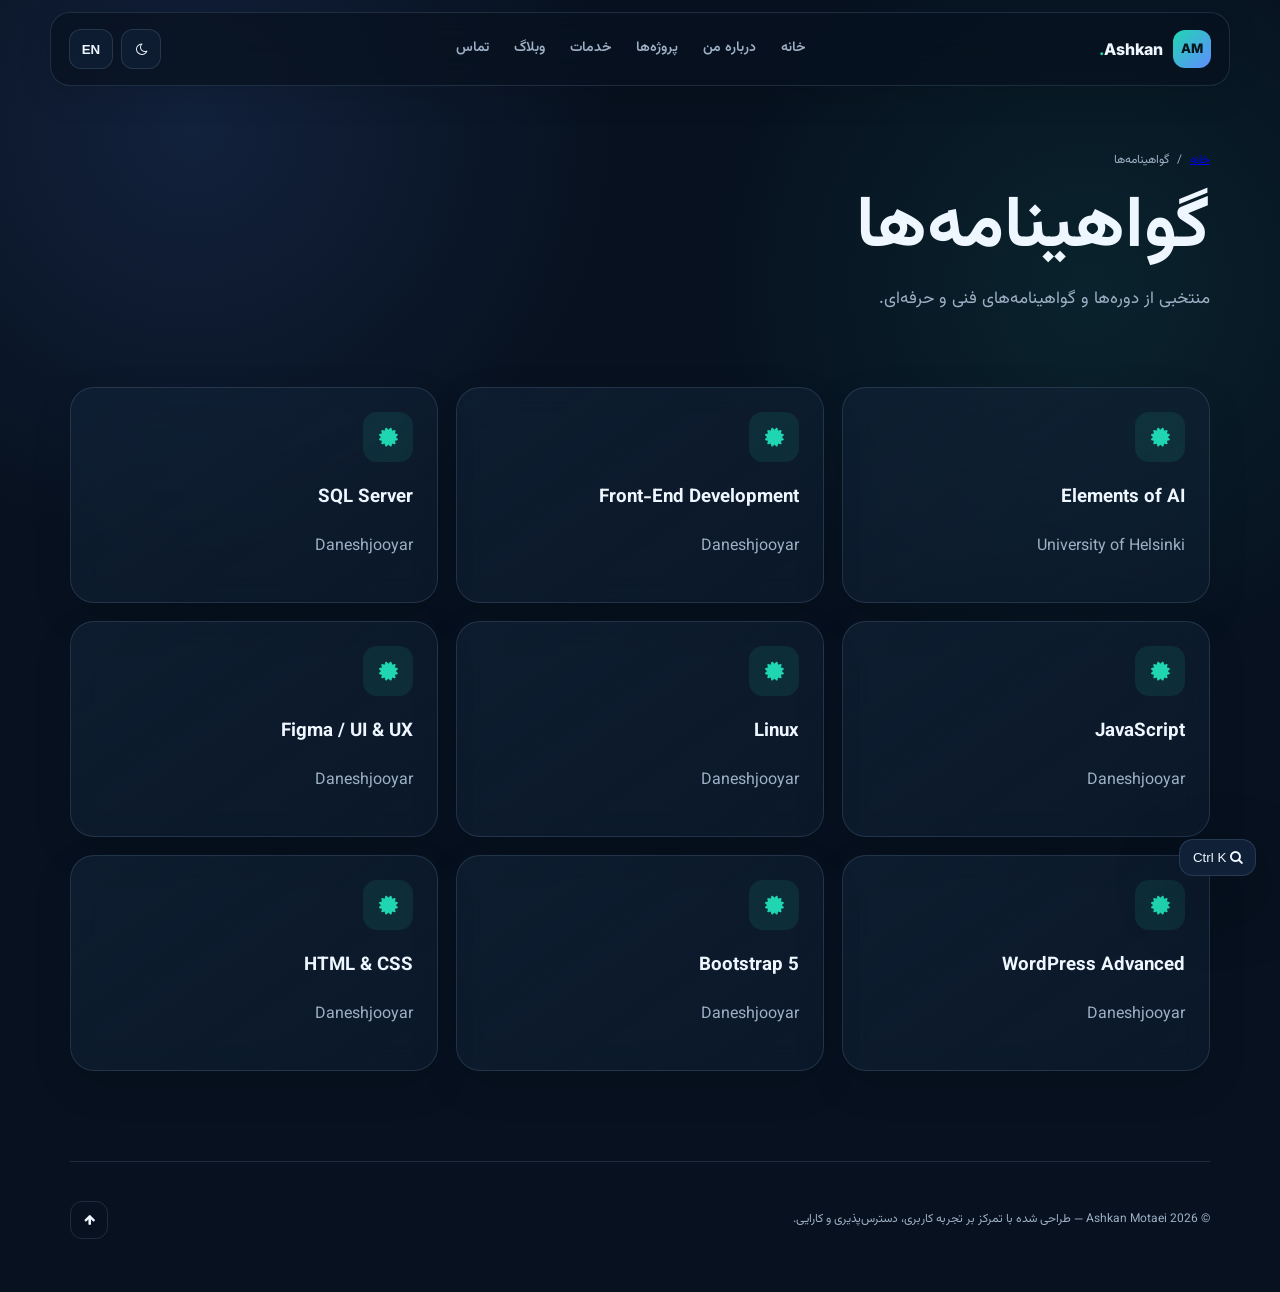
<file: certificates.html>
<!doctype html><html lang="fa" dir="rtl"><head><meta charset="utf-8"><meta name="viewport" content="width=device-width,initial-scale=1"><meta name="theme-color" content="#07111f"><meta name="description" content="A selection of technical and professional certificates."><meta name="author" content="Ashkan Motaei"><meta name="robots" content="index,follow"><meta property="og:type" content="website"><meta property="og:title" content="Certificates | Ashkan Motaei"><meta property="og:description" content="A selection of technical and professional certificates."><link rel="icon" href="img/person.jpg"><link rel="manifest" href="manifest.webmanifest"><title>گواهینامه‌ها | Ashkan Motaei</title><link rel="stylesheet" href="css/font-awesome.min.css"><link rel="stylesheet" href="css/style.css"></head><body id="top"><header class="site-header"><a class="brand" href="index.html"><span class="brand-mark">AM</span><span>Ashkan<span class="accent">.</span></span></a><nav class="nav"><a href="index.html" data-fa="خانه" data-en="Home">خانه</a><a href="about.html" data-fa="درباره من" data-en="About">درباره من</a><a href="projects.html" data-fa="پروژه‌ها" data-en="Projects">پروژه‌ها</a><a href="services.html" data-fa="خدمات" data-en="Services">خدمات</a><a href="blog.html" data-fa="وبلاگ" data-en="Blog">وبلاگ</a><a href="contact.html" data-fa="تماس" data-en="Contact">تماس</a></nav><div class="header-actions"><button class="icon-btn theme-toggle" aria-label="Theme"><i class="fa fa-moon-o"></i></button><button class="lang-btn">EN</button><button class="menu-btn" aria-label="Menu"><span></span><span></span><span></span></button></div></header><main><section class="page-hero page-shell"><div class="crumbs"><a href="index.html" data-fa="خانه" data-en="Home">خانه</a><span>/</span><span data-fa="گواهینامه‌ها" data-en="Certificates">گواهینامه‌ها</span></div><h1 data-fa="گواهینامه‌ها" data-en="Certificates">گواهینامه‌ها</h1><p data-fa="منتخبی از دوره‌ها و گواهینامه‌های فنی و حرفه‌ای." data-en="A selection of technical and professional certificates.">منتخبی از دوره‌ها و گواهینامه‌های فنی و حرفه‌ای.</p></section><section class="page-shell"><div class="cert-grid"><article class="glass cert-card"><div class="badge"><i class="fa fa-certificate"></i></div><h3>Elements of AI</h3><p class="muted">University of Helsinki</p></article><article class="glass cert-card"><div class="badge"><i class="fa fa-certificate"></i></div><h3>Front-End Development</h3><p class="muted">Daneshjooyar</p></article><article class="glass cert-card"><div class="badge"><i class="fa fa-certificate"></i></div><h3>SQL Server</h3><p class="muted">Daneshjooyar</p></article><article class="glass cert-card"><div class="badge"><i class="fa fa-certificate"></i></div><h3>JavaScript</h3><p class="muted">Daneshjooyar</p></article><article class="glass cert-card"><div class="badge"><i class="fa fa-certificate"></i></div><h3>Linux</h3><p class="muted">Daneshjooyar</p></article><article class="glass cert-card"><div class="badge"><i class="fa fa-certificate"></i></div><h3>Figma / UI & UX</h3><p class="muted">Daneshjooyar</p></article><article class="glass cert-card"><div class="badge"><i class="fa fa-certificate"></i></div><h3>WordPress Advanced</h3><p class="muted">Daneshjooyar</p></article><article class="glass cert-card"><div class="badge"><i class="fa fa-certificate"></i></div><h3>Bootstrap 5</h3><p class="muted">Daneshjooyar</p></article><article class="glass cert-card"><div class="badge"><i class="fa fa-certificate"></i></div><h3>HTML & CSS</h3><p class="muted">Daneshjooyar</p></article></div></section></main><footer><p>© 2026 Ashkan Motaei — <span data-fa="طراحی شده با تمرکز بر تجربه کاربری، دسترس‌پذیری و کارایی." data-en="Designed with focus on UX, accessibility and performance.">طراحی شده با تمرکز بر تجربه کاربری، دسترس‌پذیری و کارایی.</span></p><a class="to-top" href="#top"><i class="fa fa-arrow-up"></i></a></footer><button class="command-btn" aria-label="Command palette"><i class="fa fa-search"></i> Ctrl K</button><div class="cmd"><div class="cmd-box"><input data-ph-fa="جستجوی صفحه..." data-ph-en="Search pages..." placeholder="جستجوی صفحه..."><div class="cmd-results"><a href="index.html">Home <span>⌂</span></a><a href="about.html">About <span>01</span></a><a href="projects.html">Projects <span>02</span></a><a href="services.html">Services <span>03</span></a><a href="certificates.html">Certificates <span>04</span></a><a href="blog.html">Blog <span>05</span></a><a href="resume.html">Resume <span>06</span></a><a href="contact.html">Contact <span>07</span></a></div></div></div><script src="js/pages.js"></script><script>if("serviceWorker" in navigator)navigator.serviceWorker.register("sw.js");</script></body></html>
</file>
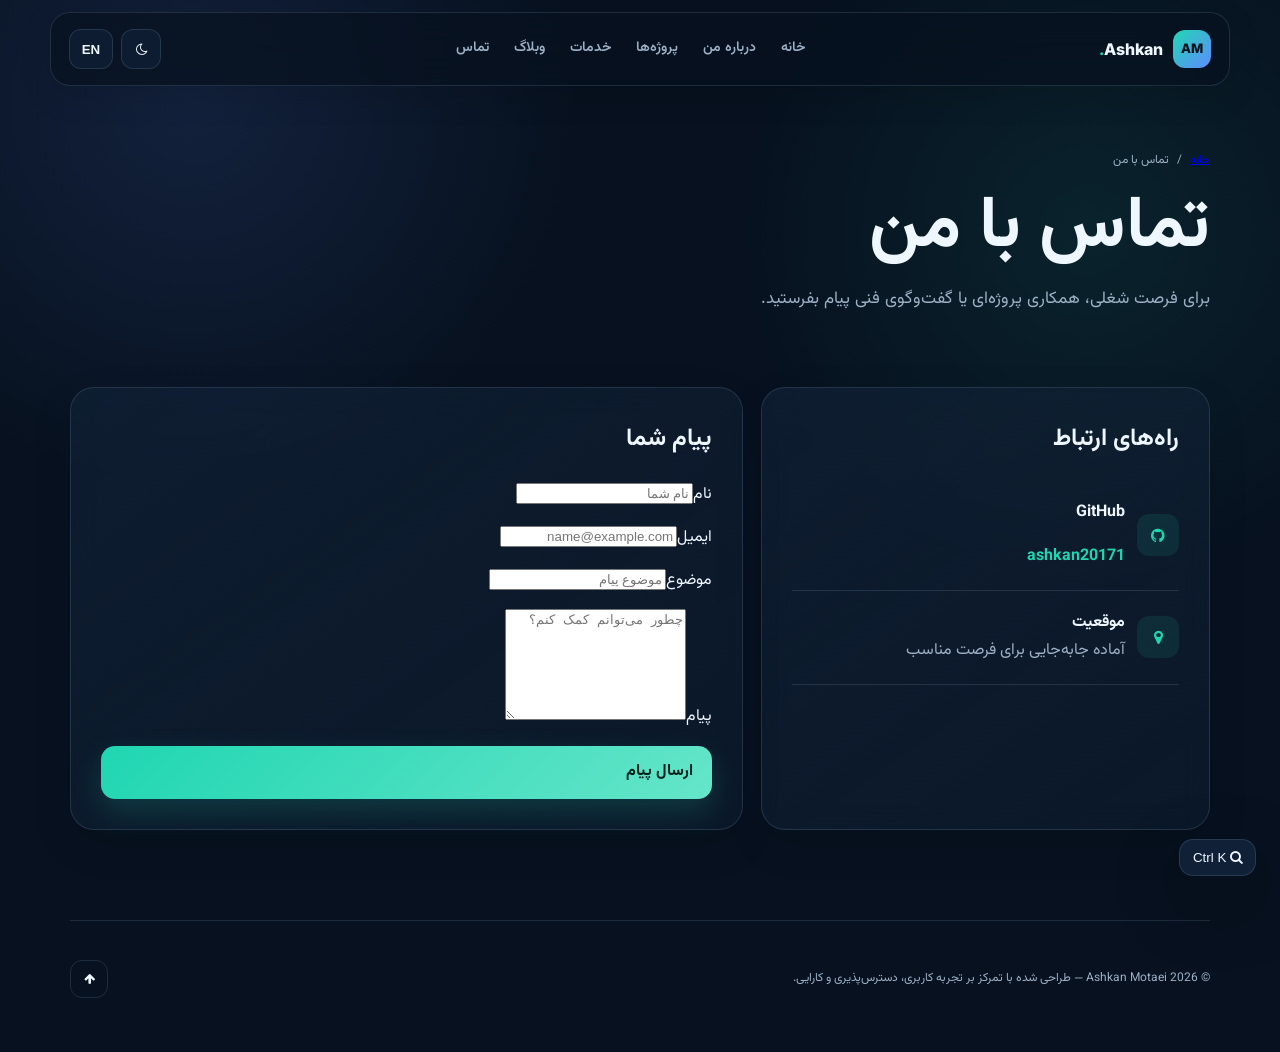
<file: contact.html>
<!doctype html><html lang="fa" dir="rtl"><head><meta charset="utf-8"><meta name="viewport" content="width=device-width,initial-scale=1"><meta name="theme-color" content="#07111f"><meta name="description" content="Get in touch for roles, project collaboration or a technical conversation."><meta name="author" content="Ashkan Motaei"><meta name="robots" content="index,follow"><meta property="og:type" content="website"><meta property="og:title" content="Contact | Ashkan Motaei"><meta property="og:description" content="Get in touch for roles, project collaboration or a technical conversation."><link rel="icon" href="img/person.jpg"><link rel="manifest" href="manifest.webmanifest"><title>تماس با من | Ashkan Motaei</title><link rel="stylesheet" href="css/font-awesome.min.css"><link rel="stylesheet" href="css/style.css"></head><body id="top"><header class="site-header"><a class="brand" href="index.html"><span class="brand-mark">AM</span><span>Ashkan<span class="accent">.</span></span></a><nav class="nav"><a href="index.html" data-fa="خانه" data-en="Home">خانه</a><a href="about.html" data-fa="درباره من" data-en="About">درباره من</a><a href="projects.html" data-fa="پروژه‌ها" data-en="Projects">پروژه‌ها</a><a href="services.html" data-fa="خدمات" data-en="Services">خدمات</a><a href="blog.html" data-fa="وبلاگ" data-en="Blog">وبلاگ</a><a href="contact.html" data-fa="تماس" data-en="Contact">تماس</a></nav><div class="header-actions"><button class="icon-btn theme-toggle" aria-label="Theme"><i class="fa fa-moon-o"></i></button><button class="lang-btn">EN</button><button class="menu-btn" aria-label="Menu"><span></span><span></span><span></span></button></div></header><main><section class="page-hero page-shell"><div class="crumbs"><a href="index.html" data-fa="خانه" data-en="Home">خانه</a><span>/</span><span data-fa="تماس با من" data-en="Contact">تماس با من</span></div><h1 data-fa="تماس با من" data-en="Contact">تماس با من</h1><p data-fa="برای فرصت شغلی، همکاری پروژه‌ای یا گفت‌وگوی فنی پیام بفرستید." data-en="Get in touch for roles, project collaboration or a technical conversation.">برای فرصت شغلی، همکاری پروژه‌ای یا گفت‌وگوی فنی پیام بفرستید.</p></section><section class="page-shell"><div class="contact-grid"><aside class="glass page-card"><h2 data-fa="راه‌های ارتباط" data-en="Contact channels">راه‌های ارتباط</h2><div class="contact-method"><i class="fa fa-github"></i><div><strong>GitHub</strong><br><a class="card-link" href="https://github.com/ashkan20171">ashkan20171</a></div></div><div class="contact-method"><i class="fa fa-map-marker"></i><div><strong data-fa="موقعیت" data-en="Location">موقعیت</strong><br><span class="muted" data-fa="آماده جابه‌جایی برای فرصت مناسب" data-en="Open to relocation for the right opportunity">آماده جابه‌جایی برای فرصت مناسب</span></div></div></aside><div class="glass page-card"><h2 data-fa="پیام شما" data-en="Your message">پیام شما</h2><form onsubmit="event.preventDefault();alert(document.documentElement.lang==='fa'?'پیام در نسخه نمایشی ثبت شد.':'Message captured in this demo.')" style="display:grid;gap:14px"><label><span data-fa="نام" data-en="Name">نام</span><input required data-ph-fa="نام شما" data-ph-en="Your name"></label><label><span data-fa="ایمیل" data-en="Email">ایمیل</span><input type="email" required placeholder="name@example.com"></label><label><span data-fa="موضوع" data-en="Subject">موضوع</span><input required data-ph-fa="موضوع پیام" data-ph-en="Message subject"></label><label><span data-fa="پیام" data-en="Message">پیام</span><textarea rows="7" required data-ph-fa="چطور می‌توانم کمک کنم؟" data-ph-en="How can I help?"></textarea></label><button class="btn primary" type="submit" data-fa="ارسال پیام" data-en="Send message">ارسال پیام</button></form></div></div></section></main><footer><p>© 2026 Ashkan Motaei — <span data-fa="طراحی شده با تمرکز بر تجربه کاربری، دسترس‌پذیری و کارایی." data-en="Designed with focus on UX, accessibility and performance.">طراحی شده با تمرکز بر تجربه کاربری، دسترس‌پذیری و کارایی.</span></p><a class="to-top" href="#top"><i class="fa fa-arrow-up"></i></a></footer><button class="command-btn" aria-label="Command palette"><i class="fa fa-search"></i> Ctrl K</button><div class="cmd"><div class="cmd-box"><input data-ph-fa="جستجوی صفحه..." data-ph-en="Search pages..." placeholder="جستجوی صفحه..."><div class="cmd-results"><a href="index.html">Home <span>⌂</span></a><a href="about.html">About <span>01</span></a><a href="projects.html">Projects <span>02</span></a><a href="services.html">Services <span>03</span></a><a href="certificates.html">Certificates <span>04</span></a><a href="blog.html">Blog <span>05</span></a><a href="resume.html">Resume <span>06</span></a><a href="contact.html">Contact <span>07</span></a></div></div></div><script src="js/pages.js"></script><script>if("serviceWorker" in navigator)navigator.serviceWorker.register("sw.js");</script></body></html>
</file>
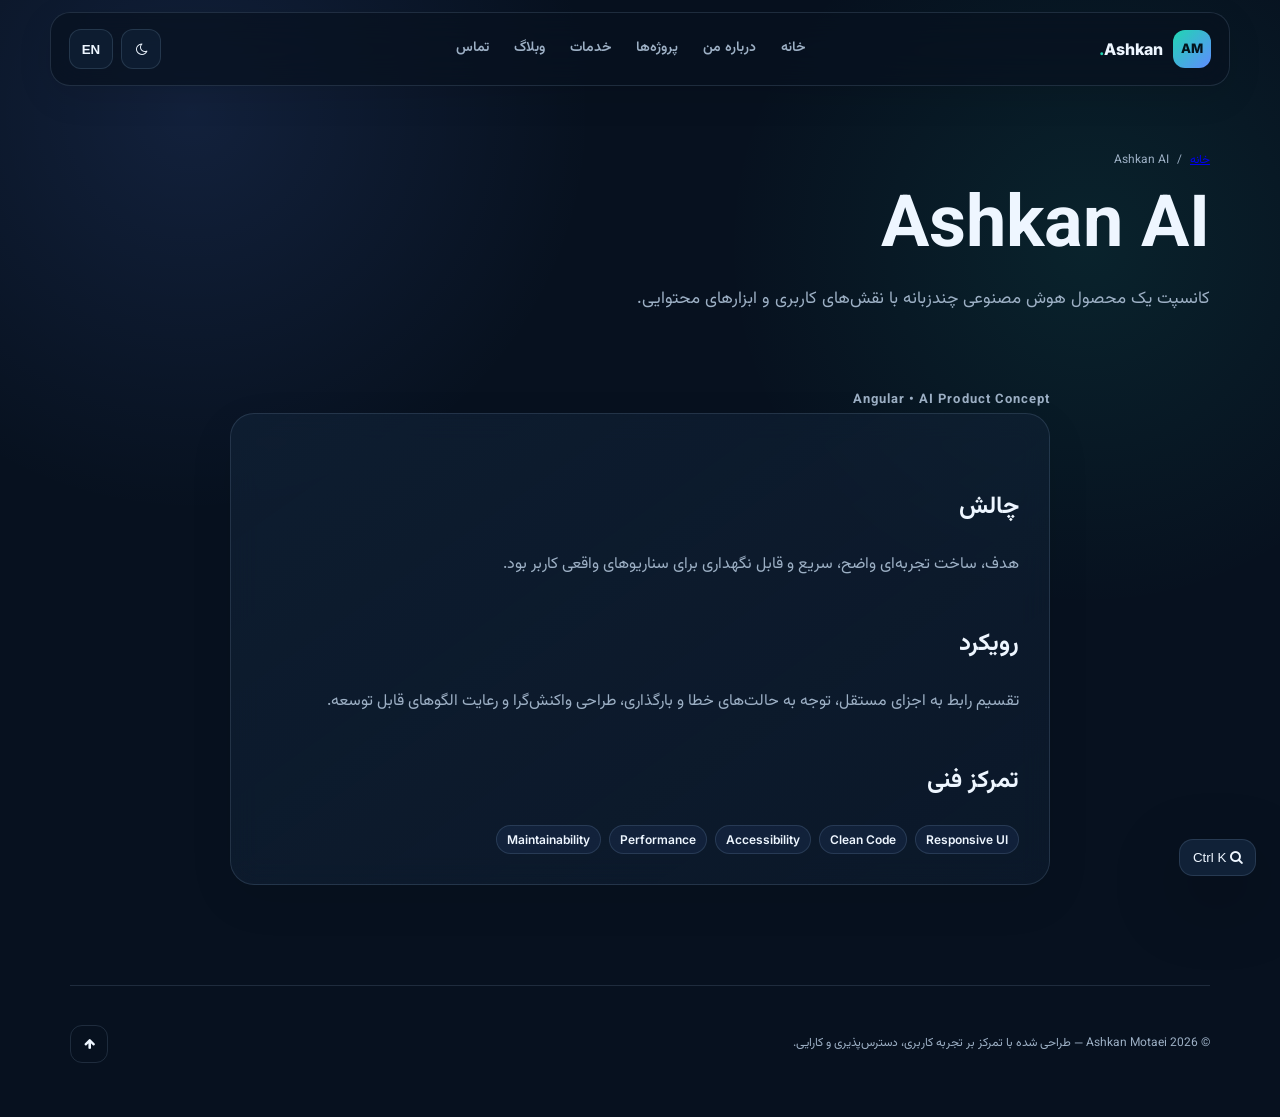
<file: project-ai.html>
<!doctype html><html lang="fa" dir="rtl"><head><meta charset="utf-8"><meta name="viewport" content="width=device-width,initial-scale=1"><meta name="theme-color" content="#07111f"><meta name="description" content="کانسپت یک محصول هوش مصنوعی چندزبانه با نقش‌های کاربری و ابزارهای محتوایی."><meta name="author" content="Ashkan Motaei"><meta name="robots" content="index,follow"><meta property="og:type" content="website"><meta property="og:title" content="Ashkan AI | Ashkan Motaei"><meta property="og:description" content="کانسپت یک محصول هوش مصنوعی چندزبانه با نقش‌های کاربری و ابزارهای محتوایی."><link rel="icon" href="img/person.jpg"><link rel="manifest" href="manifest.webmanifest"><title>Ashkan AI | Ashkan Motaei</title><link rel="stylesheet" href="css/font-awesome.min.css"><link rel="stylesheet" href="css/style.css"></head><body id="top"><header class="site-header"><a class="brand" href="index.html"><span class="brand-mark">AM</span><span>Ashkan<span class="accent">.</span></span></a><nav class="nav"><a href="index.html" data-fa="خانه" data-en="Home">خانه</a><a href="about.html" data-fa="درباره من" data-en="About">درباره من</a><a href="projects.html" data-fa="پروژه‌ها" data-en="Projects">پروژه‌ها</a><a href="services.html" data-fa="خدمات" data-en="Services">خدمات</a><a href="blog.html" data-fa="وبلاگ" data-en="Blog">وبلاگ</a><a href="contact.html" data-fa="تماس" data-en="Contact">تماس</a></nav><div class="header-actions"><button class="icon-btn theme-toggle" aria-label="Theme"><i class="fa fa-moon-o"></i></button><button class="lang-btn">EN</button><button class="menu-btn" aria-label="Menu"><span></span><span></span><span></span></button></div></header><main><section class="page-hero page-shell"><div class="crumbs"><a href="index.html" data-fa="خانه" data-en="Home">خانه</a><span>/</span><span data-fa="Ashkan AI" data-en="Ashkan AI">Ashkan AI</span></div><h1 data-fa="Ashkan AI" data-en="Ashkan AI">Ashkan AI</h1><p data-fa="کانسپت یک محصول هوش مصنوعی چندزبانه با نقش‌های کاربری و ابزارهای محتوایی." data-en="کانسپت یک محصول هوش مصنوعی چندزبانه با نقش‌های کاربری و ابزارهای محتوایی.">کانسپت یک محصول هوش مصنوعی چندزبانه با نقش‌های کاربری و ابزارهای محتوایی.</p></section><section class="page-shell article"><p class="overline">Angular • AI Product Concept</p><div class="glass page-card"><h2 data-fa="چالش" data-en="Challenge">چالش</h2><p data-fa="هدف، ساخت تجربه‌ای واضح، سریع و قابل نگهداری برای سناریوهای واقعی کاربر بود." data-en="The goal was to create a clear, fast and maintainable experience for real user workflows.">هدف، ساخت تجربه‌ای واضح و قابل نگهداری بود.</p><h2 data-fa="رویکرد" data-en="Approach">رویکرد</h2><p data-fa="تقسیم رابط به اجزای مستقل، توجه به حالت‌های خطا و بارگذاری، طراحی واکنش‌گرا و رعایت الگوهای قابل توسعه." data-en="The interface was split into reusable parts with careful loading/error states, responsive behavior and scalable patterns.">تقسیم رابط به اجزای مستقل و طراحی واکنش‌گرا.</p><h2 data-fa="تمرکز فنی" data-en="Technical focus">تمرکز فنی</h2><div class="chips"><span>Responsive UI</span><span>Clean Code</span><span>Accessibility</span><span>Performance</span><span>Maintainability</span></div></div></section></main><footer><p>© 2026 Ashkan Motaei — <span data-fa="طراحی شده با تمرکز بر تجربه کاربری، دسترس‌پذیری و کارایی." data-en="Designed with focus on UX, accessibility and performance.">طراحی شده با تمرکز بر تجربه کاربری، دسترس‌پذیری و کارایی.</span></p><a class="to-top" href="#top"><i class="fa fa-arrow-up"></i></a></footer><button class="command-btn" aria-label="Command palette"><i class="fa fa-search"></i> Ctrl K</button><div class="cmd"><div class="cmd-box"><input data-ph-fa="جستجوی صفحه..." data-ph-en="Search pages..." placeholder="جستجوی صفحه..."><div class="cmd-results"><a href="index.html">Home <span>⌂</span></a><a href="about.html">About <span>01</span></a><a href="projects.html">Projects <span>02</span></a><a href="services.html">Services <span>03</span></a><a href="certificates.html">Certificates <span>04</span></a><a href="blog.html">Blog <span>05</span></a><a href="resume.html">Resume <span>06</span></a><a href="contact.html">Contact <span>07</span></a></div></div></div><script src="js/pages.js"></script><script>if("serviceWorker" in navigator)navigator.serviceWorker.register("sw.js");</script></body></html>
</file>
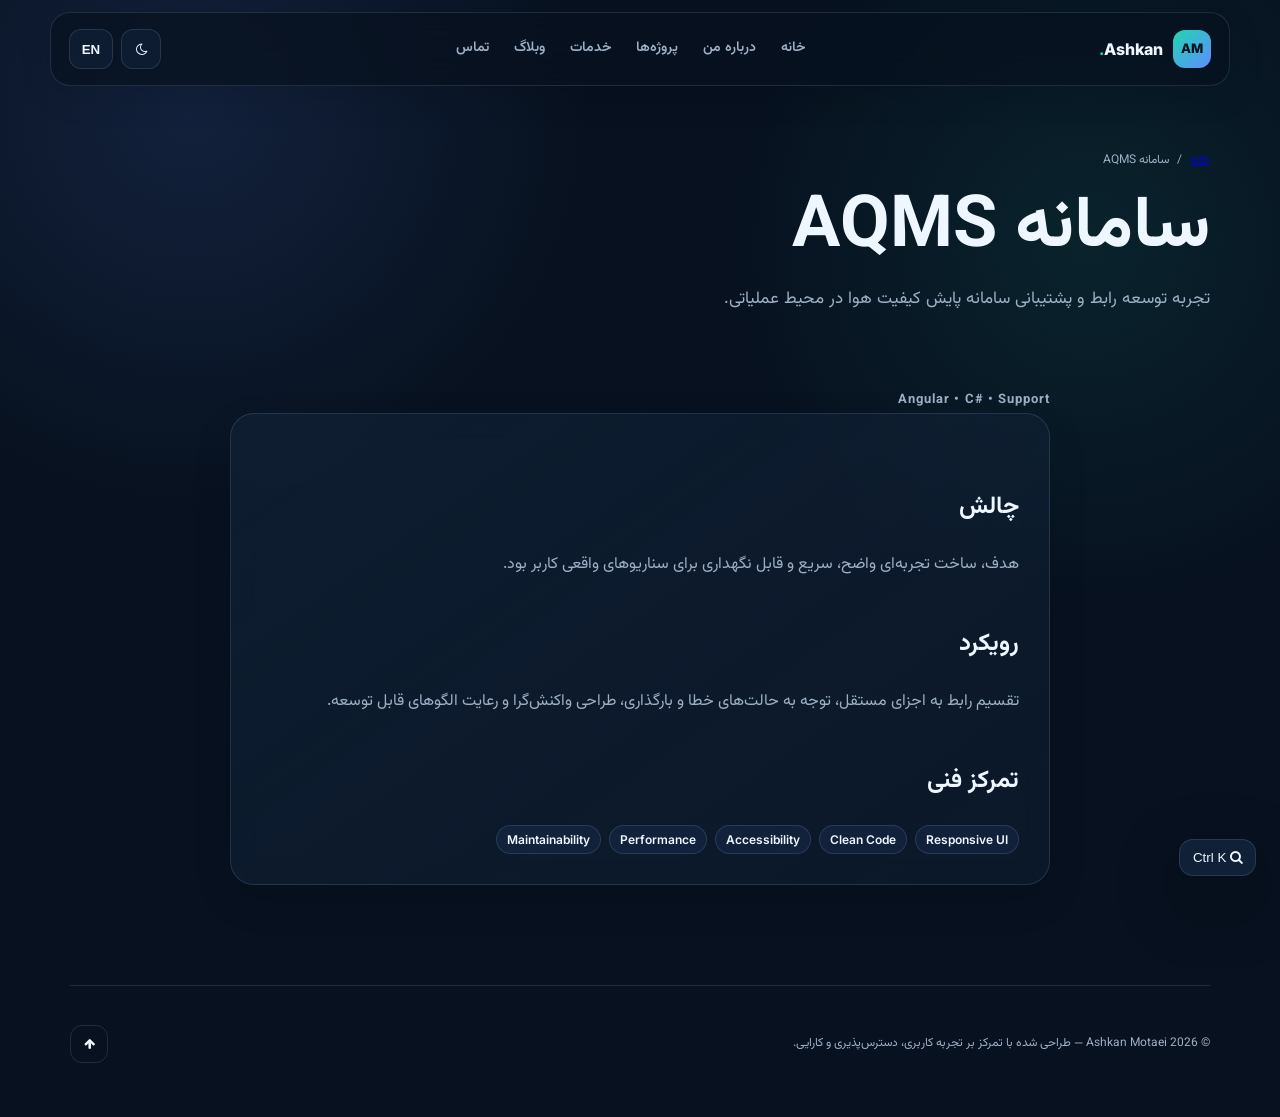
<file: project-aqms.html>
<!doctype html><html lang="fa" dir="rtl"><head><meta charset="utf-8"><meta name="viewport" content="width=device-width,initial-scale=1"><meta name="theme-color" content="#07111f"><meta name="description" content="تجربه توسعه رابط و پشتیبانی سامانه پایش کیفیت هوا در محیط عملیاتی."><meta name="author" content="Ashkan Motaei"><meta name="robots" content="index,follow"><meta property="og:type" content="website"><meta property="og:title" content="AQMS Platform | Ashkan Motaei"><meta property="og:description" content="تجربه توسعه رابط و پشتیبانی سامانه پایش کیفیت هوا در محیط عملیاتی."><link rel="icon" href="img/person.jpg"><link rel="manifest" href="manifest.webmanifest"><title>سامانه AQMS | Ashkan Motaei</title><link rel="stylesheet" href="css/font-awesome.min.css"><link rel="stylesheet" href="css/style.css"></head><body id="top"><header class="site-header"><a class="brand" href="index.html"><span class="brand-mark">AM</span><span>Ashkan<span class="accent">.</span></span></a><nav class="nav"><a href="index.html" data-fa="خانه" data-en="Home">خانه</a><a href="about.html" data-fa="درباره من" data-en="About">درباره من</a><a href="projects.html" data-fa="پروژه‌ها" data-en="Projects">پروژه‌ها</a><a href="services.html" data-fa="خدمات" data-en="Services">خدمات</a><a href="blog.html" data-fa="وبلاگ" data-en="Blog">وبلاگ</a><a href="contact.html" data-fa="تماس" data-en="Contact">تماس</a></nav><div class="header-actions"><button class="icon-btn theme-toggle" aria-label="Theme"><i class="fa fa-moon-o"></i></button><button class="lang-btn">EN</button><button class="menu-btn" aria-label="Menu"><span></span><span></span><span></span></button></div></header><main><section class="page-hero page-shell"><div class="crumbs"><a href="index.html" data-fa="خانه" data-en="Home">خانه</a><span>/</span><span data-fa="سامانه AQMS" data-en="AQMS Platform">سامانه AQMS</span></div><h1 data-fa="سامانه AQMS" data-en="AQMS Platform">سامانه AQMS</h1><p data-fa="تجربه توسعه رابط و پشتیبانی سامانه پایش کیفیت هوا در محیط عملیاتی." data-en="تجربه توسعه رابط و پشتیبانی سامانه پایش کیفیت هوا در محیط عملیاتی.">تجربه توسعه رابط و پشتیبانی سامانه پایش کیفیت هوا در محیط عملیاتی.</p></section><section class="page-shell article"><p class="overline">Angular • C# • Support</p><div class="glass page-card"><h2 data-fa="چالش" data-en="Challenge">چالش</h2><p data-fa="هدف، ساخت تجربه‌ای واضح، سریع و قابل نگهداری برای سناریوهای واقعی کاربر بود." data-en="The goal was to create a clear, fast and maintainable experience for real user workflows.">هدف، ساخت تجربه‌ای واضح و قابل نگهداری بود.</p><h2 data-fa="رویکرد" data-en="Approach">رویکرد</h2><p data-fa="تقسیم رابط به اجزای مستقل، توجه به حالت‌های خطا و بارگذاری، طراحی واکنش‌گرا و رعایت الگوهای قابل توسعه." data-en="The interface was split into reusable parts with careful loading/error states, responsive behavior and scalable patterns.">تقسیم رابط به اجزای مستقل و طراحی واکنش‌گرا.</p><h2 data-fa="تمرکز فنی" data-en="Technical focus">تمرکز فنی</h2><div class="chips"><span>Responsive UI</span><span>Clean Code</span><span>Accessibility</span><span>Performance</span><span>Maintainability</span></div></div></section></main><footer><p>© 2026 Ashkan Motaei — <span data-fa="طراحی شده با تمرکز بر تجربه کاربری، دسترس‌پذیری و کارایی." data-en="Designed with focus on UX, accessibility and performance.">طراحی شده با تمرکز بر تجربه کاربری، دسترس‌پذیری و کارایی.</span></p><a class="to-top" href="#top"><i class="fa fa-arrow-up"></i></a></footer><button class="command-btn" aria-label="Command palette"><i class="fa fa-search"></i> Ctrl K</button><div class="cmd"><div class="cmd-box"><input data-ph-fa="جستجوی صفحه..." data-ph-en="Search pages..." placeholder="جستجوی صفحه..."><div class="cmd-results"><a href="index.html">Home <span>⌂</span></a><a href="about.html">About <span>01</span></a><a href="projects.html">Projects <span>02</span></a><a href="services.html">Services <span>03</span></a><a href="certificates.html">Certificates <span>04</span></a><a href="blog.html">Blog <span>05</span></a><a href="resume.html">Resume <span>06</span></a><a href="contact.html">Contact <span>07</span></a></div></div></div><script src="js/pages.js"></script><script>if("serviceWorker" in navigator)navigator.serviceWorker.register("sw.js");</script></body></html>
</file>
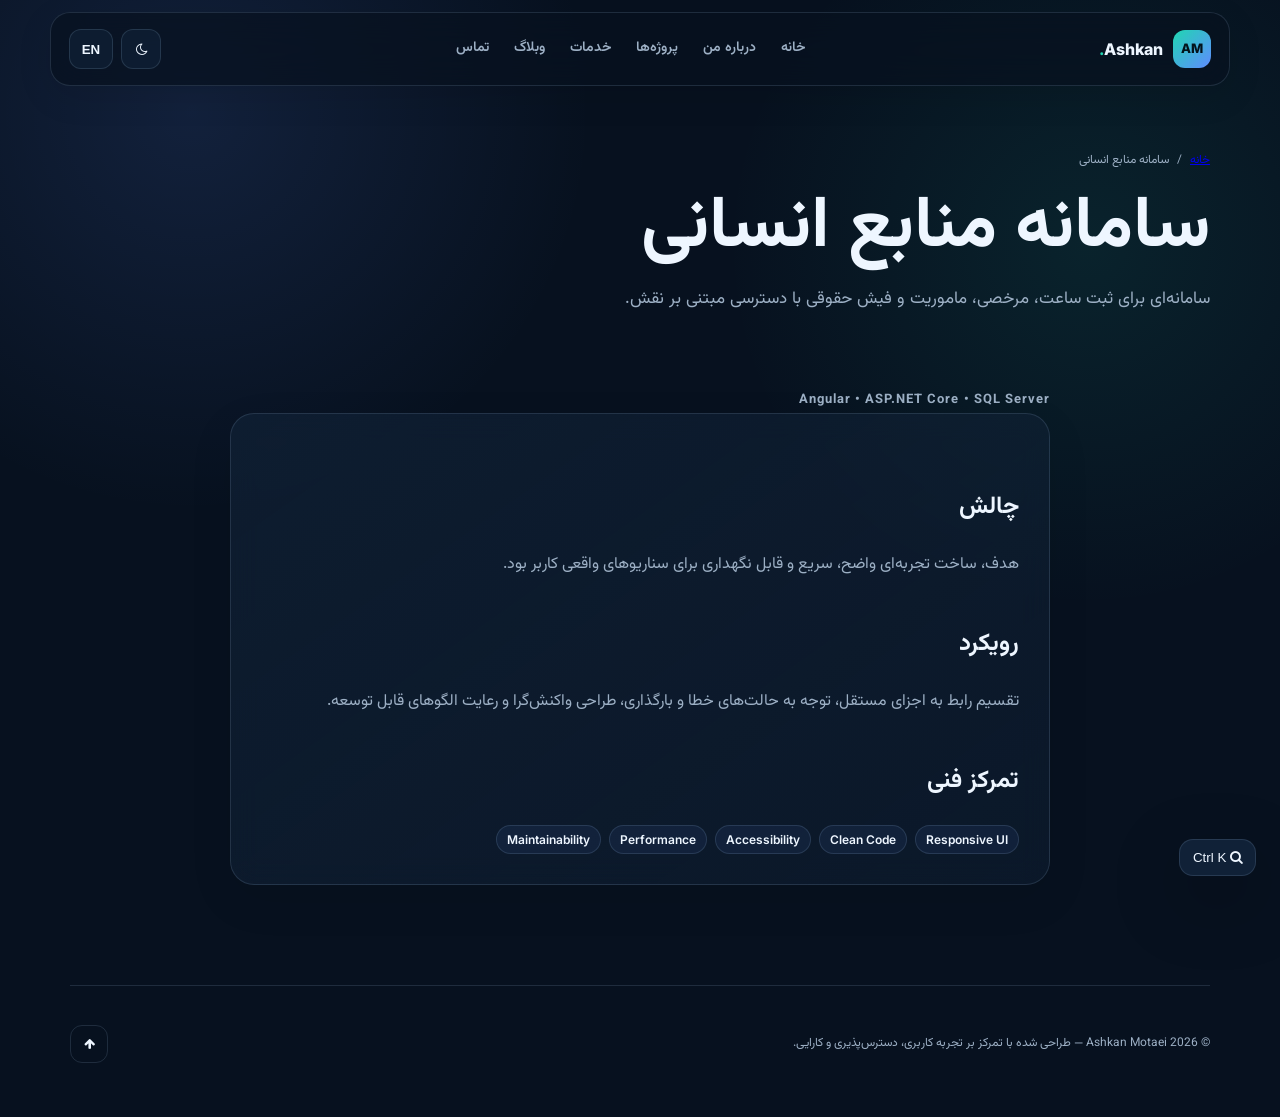
<file: project-hr.html>
<!doctype html><html lang="fa" dir="rtl"><head><meta charset="utf-8"><meta name="viewport" content="width=device-width,initial-scale=1"><meta name="theme-color" content="#07111f"><meta name="description" content="سامانه‌ای برای ثبت ساعت، مرخصی، ماموریت و فیش حقوقی با دسترسی مبتنی بر نقش."><meta name="author" content="Ashkan Motaei"><meta name="robots" content="index,follow"><meta property="og:type" content="website"><meta property="og:title" content="HR Management System | Ashkan Motaei"><meta property="og:description" content="سامانه‌ای برای ثبت ساعت، مرخصی، ماموریت و فیش حقوقی با دسترسی مبتنی بر نقش."><link rel="icon" href="img/person.jpg"><link rel="manifest" href="manifest.webmanifest"><title>سامانه منابع انسانی | Ashkan Motaei</title><link rel="stylesheet" href="css/font-awesome.min.css"><link rel="stylesheet" href="css/style.css"></head><body id="top"><header class="site-header"><a class="brand" href="index.html"><span class="brand-mark">AM</span><span>Ashkan<span class="accent">.</span></span></a><nav class="nav"><a href="index.html" data-fa="خانه" data-en="Home">خانه</a><a href="about.html" data-fa="درباره من" data-en="About">درباره من</a><a href="projects.html" data-fa="پروژه‌ها" data-en="Projects">پروژه‌ها</a><a href="services.html" data-fa="خدمات" data-en="Services">خدمات</a><a href="blog.html" data-fa="وبلاگ" data-en="Blog">وبلاگ</a><a href="contact.html" data-fa="تماس" data-en="Contact">تماس</a></nav><div class="header-actions"><button class="icon-btn theme-toggle" aria-label="Theme"><i class="fa fa-moon-o"></i></button><button class="lang-btn">EN</button><button class="menu-btn" aria-label="Menu"><span></span><span></span><span></span></button></div></header><main><section class="page-hero page-shell"><div class="crumbs"><a href="index.html" data-fa="خانه" data-en="Home">خانه</a><span>/</span><span data-fa="سامانه منابع انسانی" data-en="HR Management System">سامانه منابع انسانی</span></div><h1 data-fa="سامانه منابع انسانی" data-en="HR Management System">سامانه منابع انسانی</h1><p data-fa="سامانه‌ای برای ثبت ساعت، مرخصی، ماموریت و فیش حقوقی با دسترسی مبتنی بر نقش." data-en="سامانه‌ای برای ثبت ساعت، مرخصی، ماموریت و فیش حقوقی با دسترسی مبتنی بر نقش.">سامانه‌ای برای ثبت ساعت، مرخصی، ماموریت و فیش حقوقی با دسترسی مبتنی بر نقش.</p></section><section class="page-shell article"><p class="overline">Angular • ASP.NET Core • SQL Server</p><div class="glass page-card"><h2 data-fa="چالش" data-en="Challenge">چالش</h2><p data-fa="هدف، ساخت تجربه‌ای واضح، سریع و قابل نگهداری برای سناریوهای واقعی کاربر بود." data-en="The goal was to create a clear, fast and maintainable experience for real user workflows.">هدف، ساخت تجربه‌ای واضح و قابل نگهداری بود.</p><h2 data-fa="رویکرد" data-en="Approach">رویکرد</h2><p data-fa="تقسیم رابط به اجزای مستقل، توجه به حالت‌های خطا و بارگذاری، طراحی واکنش‌گرا و رعایت الگوهای قابل توسعه." data-en="The interface was split into reusable parts with careful loading/error states, responsive behavior and scalable patterns.">تقسیم رابط به اجزای مستقل و طراحی واکنش‌گرا.</p><h2 data-fa="تمرکز فنی" data-en="Technical focus">تمرکز فنی</h2><div class="chips"><span>Responsive UI</span><span>Clean Code</span><span>Accessibility</span><span>Performance</span><span>Maintainability</span></div></div></section></main><footer><p>© 2026 Ashkan Motaei — <span data-fa="طراحی شده با تمرکز بر تجربه کاربری، دسترس‌پذیری و کارایی." data-en="Designed with focus on UX, accessibility and performance.">طراحی شده با تمرکز بر تجربه کاربری، دسترس‌پذیری و کارایی.</span></p><a class="to-top" href="#top"><i class="fa fa-arrow-up"></i></a></footer><button class="command-btn" aria-label="Command palette"><i class="fa fa-search"></i> Ctrl K</button><div class="cmd"><div class="cmd-box"><input data-ph-fa="جستجوی صفحه..." data-ph-en="Search pages..." placeholder="جستجوی صفحه..."><div class="cmd-results"><a href="index.html">Home <span>⌂</span></a><a href="about.html">About <span>01</span></a><a href="projects.html">Projects <span>02</span></a><a href="services.html">Services <span>03</span></a><a href="certificates.html">Certificates <span>04</span></a><a href="blog.html">Blog <span>05</span></a><a href="resume.html">Resume <span>06</span></a><a href="contact.html">Contact <span>07</span></a></div></div></div><script src="js/pages.js"></script><script>if("serviceWorker" in navigator)navigator.serviceWorker.register("sw.js");</script></body></html>
</file>
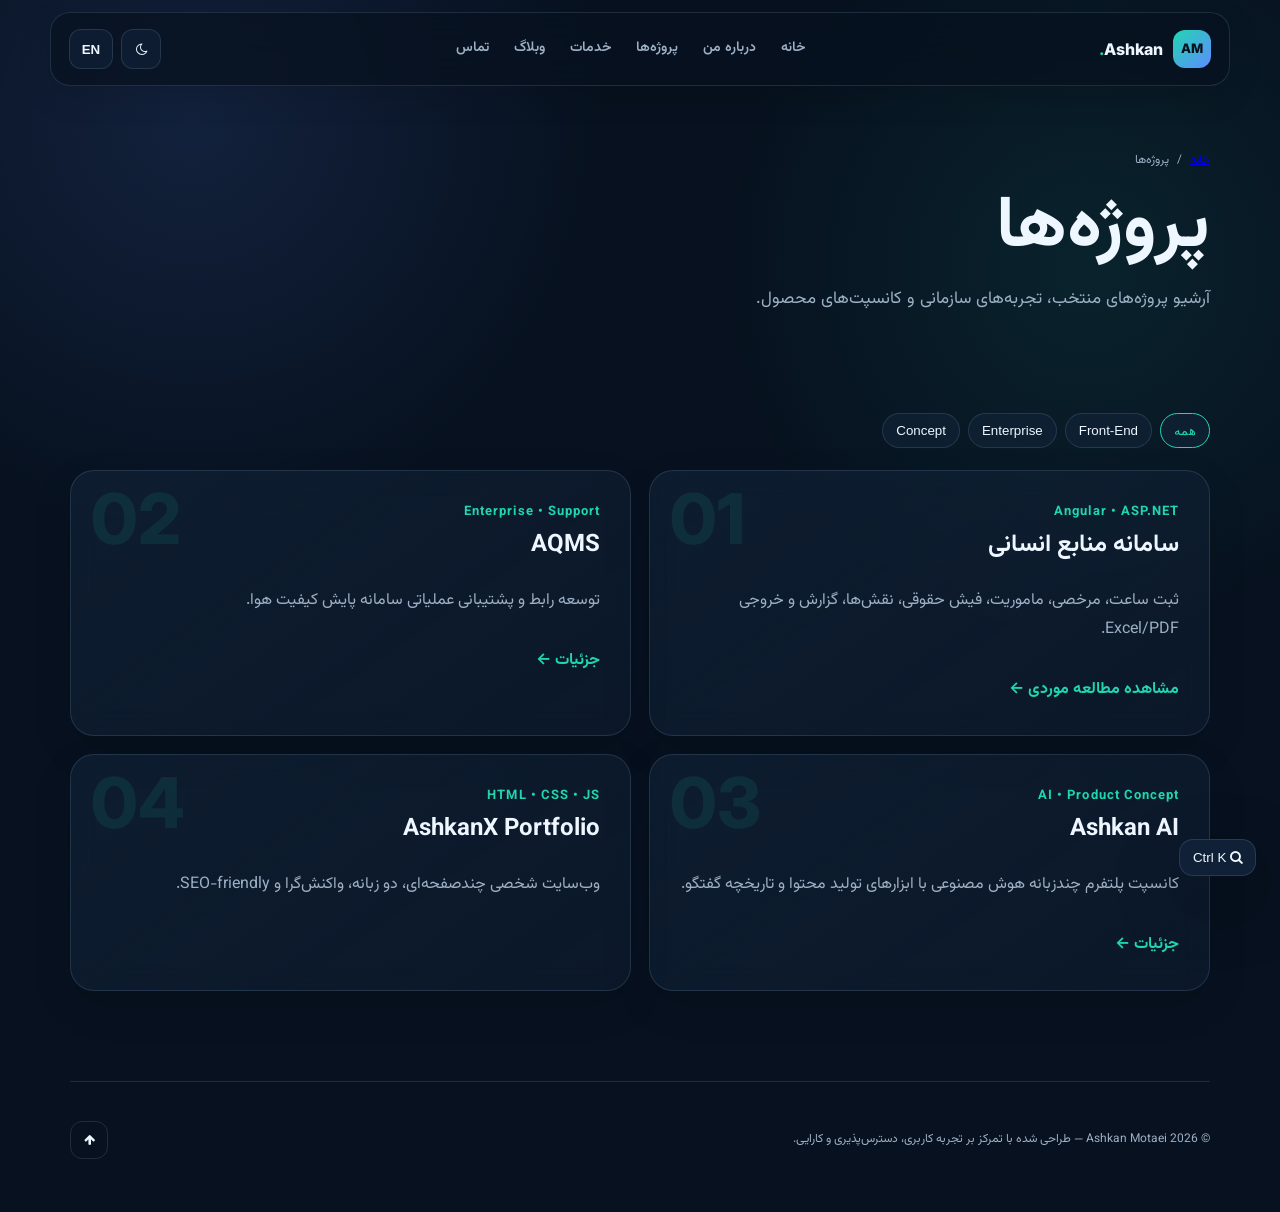
<file: projects.html>
<!doctype html><html lang="fa" dir="rtl"><head><meta charset="utf-8"><meta name="viewport" content="width=device-width,initial-scale=1"><meta name="theme-color" content="#07111f"><meta name="description" content="Selected projects, enterprise work and product concepts."><meta name="author" content="Ashkan Motaei"><meta name="robots" content="index,follow"><meta property="og:type" content="website"><meta property="og:title" content="Projects | Ashkan Motaei"><meta property="og:description" content="Selected projects, enterprise work and product concepts."><link rel="icon" href="img/person.jpg"><link rel="manifest" href="manifest.webmanifest"><title>پروژه‌ها | Ashkan Motaei</title><link rel="stylesheet" href="css/font-awesome.min.css"><link rel="stylesheet" href="css/style.css"></head><body id="top"><header class="site-header"><a class="brand" href="index.html"><span class="brand-mark">AM</span><span>Ashkan<span class="accent">.</span></span></a><nav class="nav"><a href="index.html" data-fa="خانه" data-en="Home">خانه</a><a href="about.html" data-fa="درباره من" data-en="About">درباره من</a><a href="projects.html" data-fa="پروژه‌ها" data-en="Projects">پروژه‌ها</a><a href="services.html" data-fa="خدمات" data-en="Services">خدمات</a><a href="blog.html" data-fa="وبلاگ" data-en="Blog">وبلاگ</a><a href="contact.html" data-fa="تماس" data-en="Contact">تماس</a></nav><div class="header-actions"><button class="icon-btn theme-toggle" aria-label="Theme"><i class="fa fa-moon-o"></i></button><button class="lang-btn">EN</button><button class="menu-btn" aria-label="Menu"><span></span><span></span><span></span></button></div></header><main><section class="page-hero page-shell"><div class="crumbs"><a href="index.html" data-fa="خانه" data-en="Home">خانه</a><span>/</span><span data-fa="پروژه‌ها" data-en="Projects">پروژه‌ها</span></div><h1 data-fa="پروژه‌ها" data-en="Projects">پروژه‌ها</h1><p data-fa="آرشیو پروژه‌های منتخب، تجربه‌های سازمانی و کانسپت‌های محصول." data-en="Selected projects, enterprise work and product concepts.">آرشیو پروژه‌های منتخب، تجربه‌های سازمانی و کانسپت‌های محصول.</p></section><section class="page-shell"><div class="subnav"><button class="filter-btn active" data-filter="all" data-fa="همه" data-en="All">همه</button><button class="filter-btn" data-filter="frontend">Front-End</button><button class="filter-btn" data-filter="enterprise">Enterprise</button><button class="filter-btn" data-filter="concept">Concept</button></div><div class="project-list" style="margin-top:22px"><article class="glass page-card" data-category="frontend"><span class="num">01</span><p class="overline">Angular • ASP.NET</p><h2 data-fa="سامانه منابع انسانی" data-en="HR Management System">سامانه منابع انسانی</h2><p class="muted" data-fa="ثبت ساعت، مرخصی، ماموریت، فیش حقوقی، نقش‌ها، گزارش و خروجی Excel/PDF." data-en="Time tracking, leave, missions, payslips, roles, reporting and Excel/PDF export.">ثبت ساعت، مرخصی، ماموریت، فیش حقوقی و گزارش.</p><a class="card-link" href="project-hr.html" data-fa="مشاهده مطالعه موردی ←" data-en="View case study →">مشاهده مطالعه موردی ←</a></article><article class="glass page-card" data-category="enterprise"><span class="num">02</span><p class="overline">Enterprise • Support</p><h2>AQMS</h2><p class="muted" data-fa="توسعه رابط و پشتیبانی عملیاتی سامانه پایش کیفیت هوا." data-en="UI development and operational support for an air-quality monitoring platform.">توسعه رابط و پشتیبانی عملیاتی سامانه پایش کیفیت هوا.</p><a class="card-link" href="project-aqms.html" data-fa="جزئیات ←" data-en="Details →">جزئیات ←</a></article><article class="glass page-card" data-category="concept"><span class="num">03</span><p class="overline">AI • Product Concept</p><h2>Ashkan AI</h2><p class="muted" data-fa="کانسپت پلتفرم چندزبانه هوش مصنوعی با ابزارهای تولید محتوا و تاریخچه گفتگو." data-en="A multilingual AI product concept with content tools and conversation history.">کانسپت پلتفرم چندزبانه هوش مصنوعی.</p><a class="card-link" href="project-ai.html" data-fa="جزئیات ←" data-en="Details →">جزئیات ←</a></article><article class="glass page-card" data-category="frontend"><span class="num">04</span><p class="overline">HTML • CSS • JS</p><h2>AshkanX Portfolio</h2><p class="muted" data-fa="وب‌سایت شخصی چندصفحه‌ای، دو زبانه، واکنش‌گرا و SEO-friendly." data-en="A multilingual, responsive, multi-page personal website built with SEO in mind.">وب‌سایت شخصی چندصفحه‌ای و دو زبانه.</p></article></div></section></main><footer><p>© 2026 Ashkan Motaei — <span data-fa="طراحی شده با تمرکز بر تجربه کاربری، دسترس‌پذیری و کارایی." data-en="Designed with focus on UX, accessibility and performance.">طراحی شده با تمرکز بر تجربه کاربری، دسترس‌پذیری و کارایی.</span></p><a class="to-top" href="#top"><i class="fa fa-arrow-up"></i></a></footer><button class="command-btn" aria-label="Command palette"><i class="fa fa-search"></i> Ctrl K</button><div class="cmd"><div class="cmd-box"><input data-ph-fa="جستجوی صفحه..." data-ph-en="Search pages..." placeholder="جستجوی صفحه..."><div class="cmd-results"><a href="index.html">Home <span>⌂</span></a><a href="about.html">About <span>01</span></a><a href="projects.html">Projects <span>02</span></a><a href="services.html">Services <span>03</span></a><a href="certificates.html">Certificates <span>04</span></a><a href="blog.html">Blog <span>05</span></a><a href="resume.html">Resume <span>06</span></a><a href="contact.html">Contact <span>07</span></a></div></div></div><script src="js/pages.js"></script><script>if("serviceWorker" in navigator)navigator.serviceWorker.register("sw.js");</script></body></html>
</file>
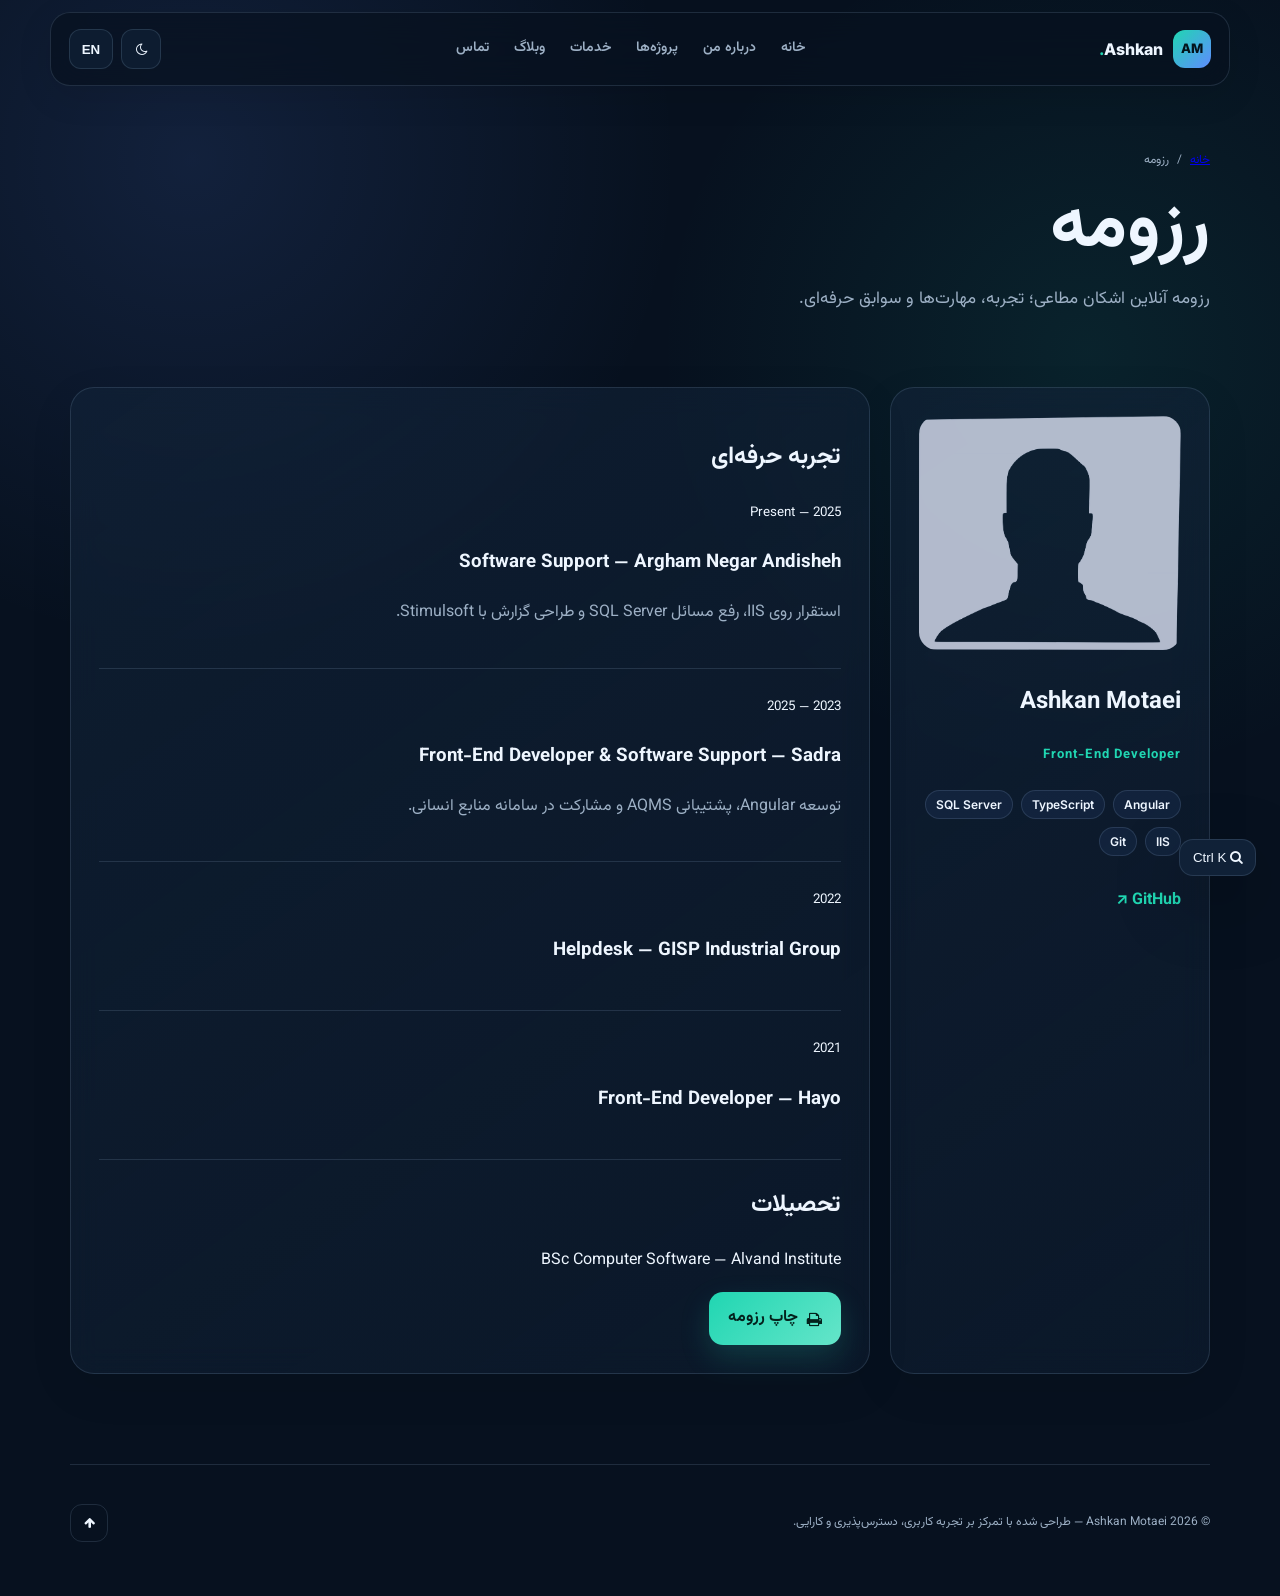
<file: resume.html>
<!doctype html><html lang="fa" dir="rtl"><head><meta charset="utf-8"><meta name="viewport" content="width=device-width,initial-scale=1"><meta name="theme-color" content="#07111f"><meta name="description" content="Online resume of Ashkan Motaei: experience, skills and professional background."><meta name="author" content="Ashkan Motaei"><meta name="robots" content="index,follow"><meta property="og:type" content="website"><meta property="og:title" content="Resume | Ashkan Motaei"><meta property="og:description" content="Online resume of Ashkan Motaei: experience, skills and professional background."><link rel="icon" href="img/person.jpg"><link rel="manifest" href="manifest.webmanifest"><title>رزومه | Ashkan Motaei</title><link rel="stylesheet" href="css/font-awesome.min.css"><link rel="stylesheet" href="css/style.css"></head><body id="top"><header class="site-header"><a class="brand" href="index.html"><span class="brand-mark">AM</span><span>Ashkan<span class="accent">.</span></span></a><nav class="nav"><a href="index.html" data-fa="خانه" data-en="Home">خانه</a><a href="about.html" data-fa="درباره من" data-en="About">درباره من</a><a href="projects.html" data-fa="پروژه‌ها" data-en="Projects">پروژه‌ها</a><a href="services.html" data-fa="خدمات" data-en="Services">خدمات</a><a href="blog.html" data-fa="وبلاگ" data-en="Blog">وبلاگ</a><a href="contact.html" data-fa="تماس" data-en="Contact">تماس</a></nav><div class="header-actions"><button class="icon-btn theme-toggle" aria-label="Theme"><i class="fa fa-moon-o"></i></button><button class="lang-btn">EN</button><button class="menu-btn" aria-label="Menu"><span></span><span></span><span></span></button></div></header><main><section class="page-hero page-shell"><div class="crumbs"><a href="index.html" data-fa="خانه" data-en="Home">خانه</a><span>/</span><span data-fa="رزومه" data-en="Resume">رزومه</span></div><h1 data-fa="رزومه" data-en="Resume">رزومه</h1><p data-fa="رزومه آنلاین اشکان مطاعی؛ تجربه، مهارت‌ها و سوابق حرفه‌ای." data-en="Online resume of Ashkan Motaei: experience, skills and professional background.">رزومه آنلاین اشکان مطاعی؛ تجربه، مهارت‌ها و سوابق حرفه‌ای.</p></section><section class="page-shell"><div class="resume-layout"><aside class="glass resume-side"><img src="img/person.jpg" alt="Ashkan Motaei" style="width:100%;border-radius:18px"><h2>Ashkan Motaei</h2><p class="overline">Front-End Developer</p><div class="chips"><span>Angular</span><span>TypeScript</span><span>SQL Server</span><span>IIS</span><span>Git</span></div><p><a class="card-link" href="https://github.com/ashkan20171">GitHub ↗</a></p></aside><div class="glass resume-main"><h2 data-fa="تجربه حرفه‌ای" data-en="Experience">تجربه حرفه‌ای</h2><article><small>2025 — Present</small><h3>Software Support — Argham Negar Andisheh</h3><p class="muted" data-fa="استقرار روی IIS، رفع مسائل SQL Server و طراحی گزارش با Stimulsoft." data-en="IIS deployment, SQL Server troubleshooting and Stimulsoft report design.">استقرار IIS و رفع مسائل SQL Server.</p></article><article><small>2023 — 2025</small><h3>Front-End Developer & Software Support — Sadra</h3><p class="muted" data-fa="توسعه Angular، پشتیبانی AQMS و مشارکت در سامانه منابع انسانی." data-en="Angular development, AQMS support and HR-system work.">توسعه Angular و پشتیبانی AQMS.</p></article><article><small>2022</small><h3>Helpdesk — GISP Industrial Group</h3></article><article><small>2021</small><h3>Front-End Developer — Hayo</h3></article><h2 data-fa="تحصیلات" data-en="Education">تحصیلات</h2><p>BSc Computer Software — Alvand Institute</p><button class="btn primary" onclick="window.print()"><i class="fa fa-print"></i> <span data-fa="چاپ رزومه" data-en="Print resume">چاپ رزومه</span></button></div></div></section></main><footer><p>© 2026 Ashkan Motaei — <span data-fa="طراحی شده با تمرکز بر تجربه کاربری، دسترس‌پذیری و کارایی." data-en="Designed with focus on UX, accessibility and performance.">طراحی شده با تمرکز بر تجربه کاربری، دسترس‌پذیری و کارایی.</span></p><a class="to-top" href="#top"><i class="fa fa-arrow-up"></i></a></footer><button class="command-btn" aria-label="Command palette"><i class="fa fa-search"></i> Ctrl K</button><div class="cmd"><div class="cmd-box"><input data-ph-fa="جستجوی صفحه..." data-ph-en="Search pages..." placeholder="جستجوی صفحه..."><div class="cmd-results"><a href="index.html">Home <span>⌂</span></a><a href="about.html">About <span>01</span></a><a href="projects.html">Projects <span>02</span></a><a href="services.html">Services <span>03</span></a><a href="certificates.html">Certificates <span>04</span></a><a href="blog.html">Blog <span>05</span></a><a href="resume.html">Resume <span>06</span></a><a href="contact.html">Contact <span>07</span></a></div></div></div><script src="js/pages.js"></script><script>if("serviceWorker" in navigator)navigator.serviceWorker.register("sw.js");</script></body></html>
</file>
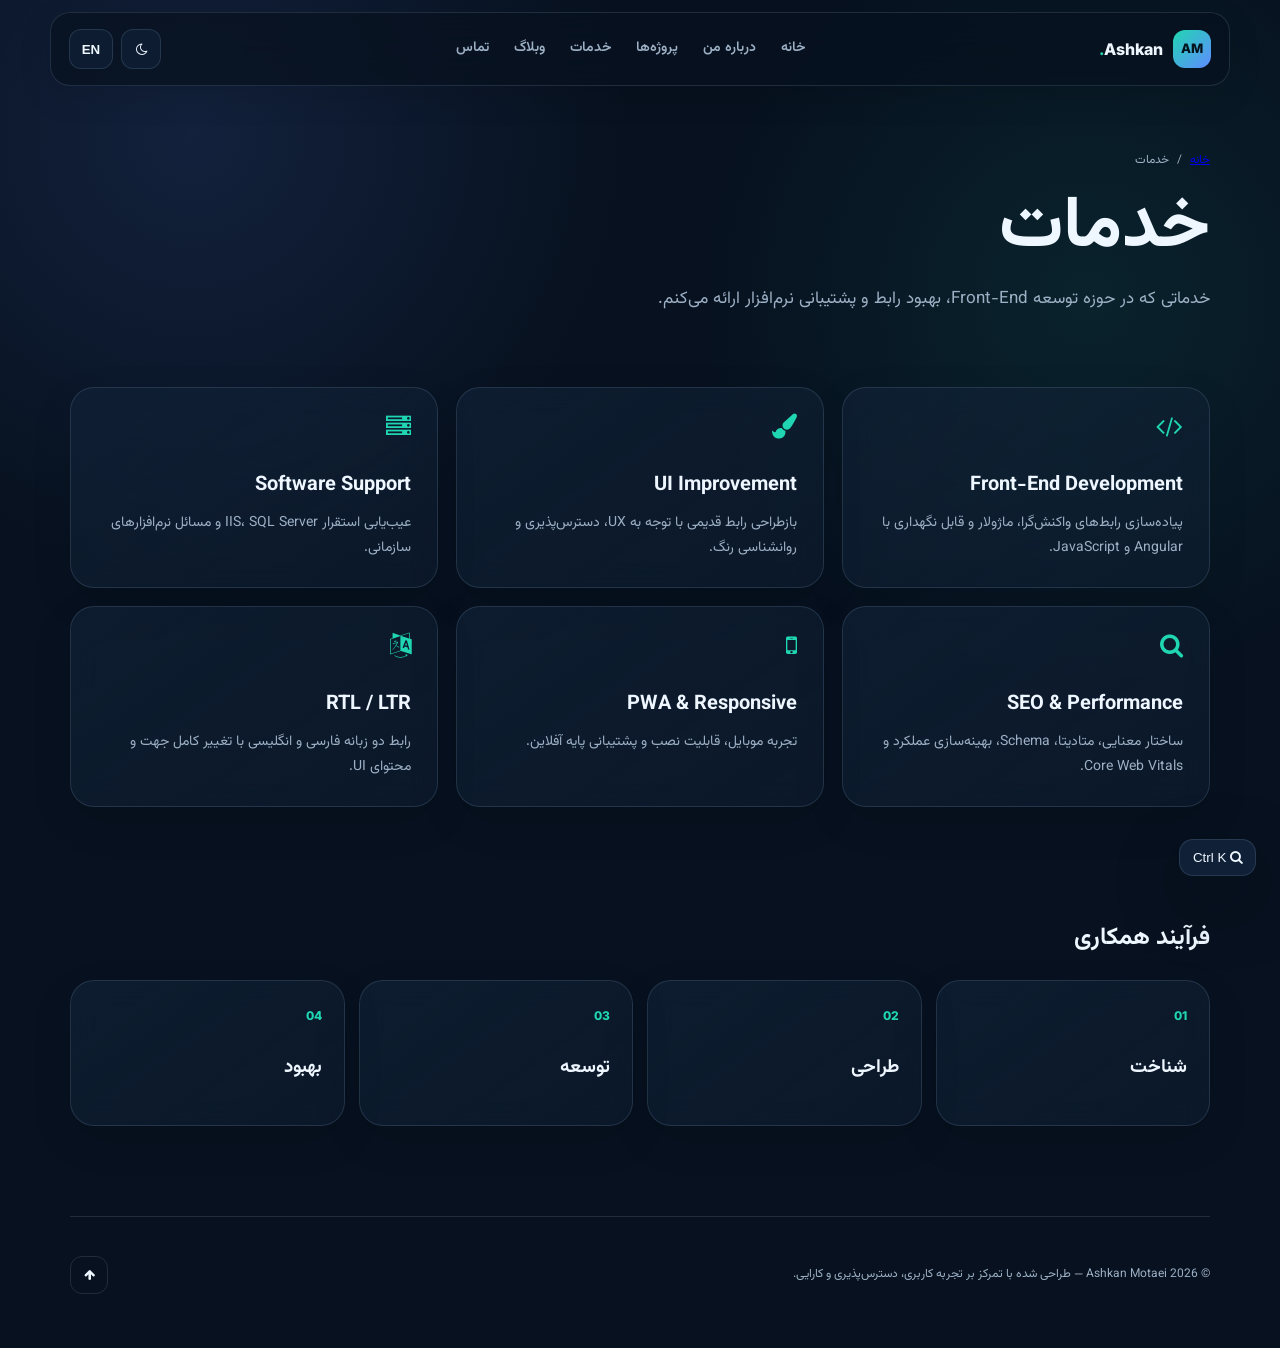
<file: services.html>
<!doctype html><html lang="fa" dir="rtl"><head><meta charset="utf-8"><meta name="viewport" content="width=device-width,initial-scale=1"><meta name="theme-color" content="#07111f"><meta name="description" content="Services across Front-End development, interface improvement and software support."><meta name="author" content="Ashkan Motaei"><meta name="robots" content="index,follow"><meta property="og:type" content="website"><meta property="og:title" content="Services | Ashkan Motaei"><meta property="og:description" content="Services across Front-End development, interface improvement and software support."><link rel="icon" href="img/person.jpg"><link rel="manifest" href="manifest.webmanifest"><title>خدمات | Ashkan Motaei</title><link rel="stylesheet" href="css/font-awesome.min.css"><link rel="stylesheet" href="css/style.css"></head><body id="top"><header class="site-header"><a class="brand" href="index.html"><span class="brand-mark">AM</span><span>Ashkan<span class="accent">.</span></span></a><nav class="nav"><a href="index.html" data-fa="خانه" data-en="Home">خانه</a><a href="about.html" data-fa="درباره من" data-en="About">درباره من</a><a href="projects.html" data-fa="پروژه‌ها" data-en="Projects">پروژه‌ها</a><a href="services.html" data-fa="خدمات" data-en="Services">خدمات</a><a href="blog.html" data-fa="وبلاگ" data-en="Blog">وبلاگ</a><a href="contact.html" data-fa="تماس" data-en="Contact">تماس</a></nav><div class="header-actions"><button class="icon-btn theme-toggle" aria-label="Theme"><i class="fa fa-moon-o"></i></button><button class="lang-btn">EN</button><button class="menu-btn" aria-label="Menu"><span></span><span></span><span></span></button></div></header><main><section class="page-hero page-shell"><div class="crumbs"><a href="index.html" data-fa="خانه" data-en="Home">خانه</a><span>/</span><span data-fa="خدمات" data-en="Services">خدمات</span></div><h1 data-fa="خدمات" data-en="Services">خدمات</h1><p data-fa="خدماتی که در حوزه توسعه Front-End، بهبود رابط و پشتیبانی نرم‌افزار ارائه می‌کنم." data-en="Services across Front-End development, interface improvement and software support.">خدماتی که در حوزه توسعه Front-End، بهبود رابط و پشتیبانی نرم‌افزار ارائه می‌کنم.</p></section><section class="page-shell"><div class="content-grid"><article class="glass feature-tile"><i class="fa fa-code"></i><h3>Front-End Development</h3><p data-fa="پیاده‌سازی رابط‌های واکنش‌گرا، ماژولار و قابل نگهداری با Angular و JavaScript." data-en="Responsive, modular and maintainable interfaces with Angular and JavaScript.">پیاده‌سازی رابط‌های واکنش‌گرا و قابل نگهداری.</p></article><article class="glass feature-tile"><i class="fa fa-paint-brush"></i><h3>UI Improvement</h3><p data-fa="بازطراحی رابط قدیمی با توجه به UX، دسترس‌پذیری و روانشناسی رنگ." data-en="Modernizing legacy interfaces with UX, accessibility and color psychology in mind.">بازطراحی رابط‌های قدیمی.</p></article><article class="glass feature-tile"><i class="fa fa-server"></i><h3>Software Support</h3><p data-fa="عیب‌یابی استقرار IIS، SQL Server و مسائل نرم‌افزارهای سازمانی." data-en="Troubleshooting IIS deployments, SQL Server and enterprise application issues.">عیب‌یابی IIS و SQL Server.</p></article><article class="glass feature-tile"><i class="fa fa-search"></i><h3>SEO & Performance</h3><p data-fa="ساختار معنایی، متادیتا، Schema، بهینه‌سازی عملکرد و Core Web Vitals." data-en="Semantic structure, metadata, Schema, performance and Core Web Vitals improvements.">SEO فنی و بهینه‌سازی عملکرد.</p></article><article class="glass feature-tile"><i class="fa fa-mobile"></i><h3>PWA & Responsive</h3><p data-fa="تجربه موبایل، قابلیت نصب و پشتیبانی پایه آفلاین." data-en="Mobile-first experience, installability and basic offline support.">تجربه موبایل و PWA.</p></article><article class="glass feature-tile"><i class="fa fa-language"></i><h3>RTL / LTR</h3><p data-fa="رابط دو زبانه فارسی و انگلیسی با تغییر کامل جهت و محتوای UI." data-en="Full Persian/English interfaces with proper RTL/LTR behavior.">رابط فارسی/انگلیسی واقعی.</p></article></div><h2 data-fa="فرآیند همکاری" data-en="Process">فرآیند همکاری</h2><div class="service-process" style="padding-bottom:90px"><div class="glass process-step"><b>01</b><h3 data-fa="شناخت" data-en="Discover">شناخت</h3></div><div class="glass process-step"><b>02</b><h3 data-fa="طراحی" data-en="Design">طراحی</h3></div><div class="glass process-step"><b>03</b><h3 data-fa="توسعه" data-en="Build">توسعه</h3></div><div class="glass process-step"><b>04</b><h3 data-fa="بهبود" data-en="Refine">بهبود</h3></div></div></section></main><footer><p>© 2026 Ashkan Motaei — <span data-fa="طراحی شده با تمرکز بر تجربه کاربری، دسترس‌پذیری و کارایی." data-en="Designed with focus on UX, accessibility and performance.">طراحی شده با تمرکز بر تجربه کاربری، دسترس‌پذیری و کارایی.</span></p><a class="to-top" href="#top"><i class="fa fa-arrow-up"></i></a></footer><button class="command-btn" aria-label="Command palette"><i class="fa fa-search"></i> Ctrl K</button><div class="cmd"><div class="cmd-box"><input data-ph-fa="جستجوی صفحه..." data-ph-en="Search pages..." placeholder="جستجوی صفحه..."><div class="cmd-results"><a href="index.html">Home <span>⌂</span></a><a href="about.html">About <span>01</span></a><a href="projects.html">Projects <span>02</span></a><a href="services.html">Services <span>03</span></a><a href="certificates.html">Certificates <span>04</span></a><a href="blog.html">Blog <span>05</span></a><a href="resume.html">Resume <span>06</span></a><a href="contact.html">Contact <span>07</span></a></div></div></div><script src="js/pages.js"></script><script>if("serviceWorker" in navigator)navigator.serviceWorker.register("sw.js");</script></body></html>
</file>
<file: css/style.css>
@import url('https://fonts.googleapis.com/css2?family=Vazirmatn:wght@300;400;500;600;700;800&family=Inter:wght@400;500;600;700;800&display=swap');
:root{--bg:#07111f;--bg2:#0b1728;--surface:rgba(17,34,55,.68);--surface-solid:#102137;--text:#eef6ff;--muted:#9db0c5;--line:rgba(166,200,232,.15);--primary:#20d6b2;--secondary:#5f8cff;--accent:#ffd166;--shadow:0 24px 70px rgba(0,0,0,.28);--radius:24px;--header:74px}*{box-sizing:border-box}html{scroll-behavior:smooth;scroll-padding-top:90px}body{margin:0;background:radial-gradient(circle at 15% 10%,rgba(95,140,255,.13),transparent 27%),radial-gradient(circle at 85% 22%,rgba(32,214,178,.09),transparent 26%),var(--bg);color:var(--text);font-family:Vazirmatn,Inter,sans-serif;line-height:1.8;overflow-x:hidden}body.light{--bg:#f5f8fc;--bg2:#fff;--surface:rgba(255,255,255,.78);--surface-solid:#fff;--text:#102137;--muted:#60748a;--line:rgba(20,45,75,.12);--shadow:0 24px 70px rgba(40,70,100,.12)}html[dir=ltr] body{font-family:Inter,Vazirmatn,sans-serif}.noise{position:fixed;inset:0;pointer-events:none;opacity:.03;background-image:url("data:image/svg+xml,%3Csvg viewBox='0 0 180 180' xmlns='http://www.w3.org/2000/svg'%3E%3Cfilter id='n'%3E%3CfeTurbulence type='fractalNoise' baseFrequency='.8' numOctaves='4' stitchTiles='stitch'/%3E%3C/filter%3E%3Crect width='100%25' height='100%25' filter='url(%23n)' opacity='.7'/%3E%3C/svg%3E");z-index:99}.skip-link{position:fixed;top:-100px;z-index:200;background:var(--primary);color:#001b17;padding:8px 15px}.skip-link:focus{top:10px}.site-header{height:var(--header);position:fixed;z-index:80;top:0;left:50%;transform:translateX(-50%);width:min(1180px,calc(100% - 32px));display:flex;align-items:center;justify-content:space-between;padding:0 18px;margin-top:12px;border:1px solid var(--line);border-radius:20px;background:color-mix(in srgb,var(--bg) 72%,transparent);backdrop-filter:blur(18px);box-shadow:0 10px 35px rgba(0,0,0,.1)}.brand{display:flex;align-items:center;gap:10px;color:var(--text);text-decoration:none;font-weight:800;font-family:Inter,sans-serif}.brand-mark{width:38px;height:38px;border-radius:12px;display:grid;place-items:center;background:linear-gradient(135deg,var(--primary),var(--secondary));color:#03131b;font-size:13px}.accent{color:var(--primary)}.nav{display:flex;gap:25px}.nav a{position:relative;color:var(--muted);text-decoration:none;font-size:14px;font-weight:600}.nav a:hover,.nav a.active{color:var(--text)}.nav a:after{content:"";position:absolute;height:2px;width:0;background:var(--primary);bottom:-7px;right:0;transition:.25s}.nav a:hover:after,.nav a.active:after{width:100%}.header-actions{display:flex;gap:8px}.icon-btn,.lang-btn,.menu-btn{border:1px solid var(--line);background:var(--surface);color:var(--text);height:40px;border-radius:12px;cursor:pointer}.icon-btn{width:40px}.lang-btn{min-width:44px;font-weight:700}.menu-btn{width:42px;display:none;padding:10px}.menu-btn span{height:2px;background:var(--text);display:block;margin:4px 0}.section{width:min(1140px,calc(100% - 40px));margin:auto;padding:105px 0}.hero{min-height:100vh;padding-top:150px;display:grid;grid-template-columns:1.12fr .88fr;gap:60px;align-items:center}.eyebrow{display:inline-flex;align-items:center;gap:9px;border:1px solid var(--line);background:var(--surface);padding:7px 13px;border-radius:999px;color:var(--muted);font-size:13px}.status-dot{width:8px;height:8px;border-radius:50%;background:var(--primary);box-shadow:0 0 0 6px rgba(32,214,178,.1)}.kicker{margin:25px 0 0;color:var(--muted);font-weight:600}.hero h1{font-size:clamp(45px,6.6vw,88px);line-height:1.08;letter-spacing:-3px;margin:8px 0 25px}.gradient-text{background:linear-gradient(90deg,var(--primary),#75a7ff 60%,#a68cff);-webkit-background-clip:text;color:transparent}.hero-text{max-width:700px;color:var(--muted);font-size:18px}.hero-actions{display:flex;gap:12px;margin:32px 0}.btn{border:0;border-radius:14px;padding:12px 19px;font:inherit;font-weight:700;text-decoration:none;display:inline-flex;align-items:center;gap:9px;cursor:pointer}.btn.primary{background:linear-gradient(135deg,var(--primary),#65e5c9);color:#03221c;box-shadow:0 12px 30px rgba(32,214,178,.18)}.btn.ghost{border:1px solid var(--line);color:var(--text);background:var(--surface)}.quick-stats{display:flex;gap:32px;margin-top:38px}.quick-stats div{display:grid}.quick-stats strong{font:800 24px Inter,sans-serif}.quick-stats span{font-size:12px;color:var(--muted)}.hero-visual{position:relative;min-height:600px;display:grid;place-items:center}.portrait-wrap{position:relative;width:min(390px,88%);height:510px;border-radius:200px 200px 36px 36px;padding:8px;background:linear-gradient(160deg,rgba(32,214,178,.75),rgba(95,140,255,.2),transparent);box-shadow:var(--shadow);z-index:2}.portrait-wrap img{width:100%;height:100%;object-fit:cover;object-position:center;border-radius:inherit;filter:saturate(.9) contrast(1.03)}.portrait-glow{position:absolute;inset:10% -10%;background:var(--primary);filter:blur(100px);opacity:.12;z-index:-1}.orbit{position:absolute;border:1px dashed rgba(117,167,255,.25);border-radius:50%}.orbit-one{width:520px;height:520px}.orbit-two{width:620px;height:620px}.floating-card{position:absolute;z-index:4;border:1px solid var(--line);background:color-mix(in srgb,var(--surface-solid) 78%,transparent);backdrop-filter:blur(16px);padding:12px 16px;border-radius:16px;box-shadow:var(--shadow);font:600 12px Inter,sans-serif;display:flex;gap:9px;align-items:center}.floating-card i{color:var(--primary)}.code-card{top:25%;right:-2%}.db-card{bottom:17%;left:-4%}.section-head{display:flex;align-items:flex-start;gap:20px;margin-bottom:42px}.section-index{font:700 13px Inter,sans-serif;color:var(--primary);padding-top:10px}.overline{margin:0;color:var(--primary);font-size:13px;font-weight:700;letter-spacing:.08em}.section h2{font-size:clamp(30px,4vw,48px);line-height:1.25;margin:5px 0}.glass{background:linear-gradient(145deg,var(--surface),color-mix(in srgb,var(--surface) 65%,transparent));border:1px solid var(--line);border-radius:var(--radius);box-shadow:0 15px 45px rgba(0,0,0,.08);backdrop-filter:blur(14px)}.about-grid{display:grid;grid-template-columns:1.4fr .8fr;gap:20px}.about-copy{padding:34px;font-size:17px;color:var(--muted)}.about-copy p:first-child{margin-top:0}.chips{display:flex;flex-wrap:wrap;gap:8px;margin-top:22px}.chips span{font:600 12px Inter,Vazirmatn,sans-serif;color:var(--text);background:rgba(95,140,255,.08);border:1px solid var(--line);padding:6px 10px;border-radius:999px}.chips.small{margin-top:14px}.chips.small span{font-size:11px}.facts{padding:12px 25px}.facts>div{padding:17px 0;display:grid;grid-template-columns:32px 1fr;align-items:center;border-bottom:1px solid var(--line)}.facts>div:last-child{border:0}.facts i{grid-row:1/3;color:var(--primary)}.facts span{font-size:11px;color:var(--muted)}.facts strong{font-size:13px}.timeline{position:relative}.timeline:before{content:"";position:absolute;right:11px;top:12px;bottom:10px;width:1px;background:linear-gradient(var(--primary),var(--line),transparent)}html[dir=ltr] .timeline:before{right:auto;left:11px}.timeline-item{position:relative;padding-right:55px;margin-bottom:24px;display:grid;grid-template-columns:150px 1fr;gap:22px}html[dir=ltr] .timeline-item{padding-right:0;padding-left:55px}.timeline-dot{position:absolute;right:4px;top:12px;width:15px;height:15px;border-radius:50%;background:var(--bg);border:3px solid var(--primary);box-shadow:0 0 0 6px rgba(32,214,178,.08)}html[dir=ltr] .timeline-dot{right:auto;left:4px}.timeline-meta{font:600 12px Inter,sans-serif;color:var(--muted);padding-top:13px}.timeline-meta span{display:block;color:var(--primary);margin-top:4px}.timeline-card{padding:24px}.timeline-card h3{margin:0 0 7px;font-size:19px}.timeline-card p{margin:0;color:var(--muted)}.project-grid{display:grid;grid-template-columns:repeat(2,1fr);gap:20px}.project-card{overflow:hidden;border-radius:var(--radius);border:1px solid var(--line);background:var(--surface);transition:.3s}.project-card:hover{transform:translateY(-7px);border-color:rgba(32,214,178,.35);box-shadow:var(--shadow)}.project-card.featured{grid-row:span 2}.project-visual{height:230px;position:relative;display:grid;place-items:center;overflow:hidden}.featured .project-visual{height:330px}.visual-hr{background:radial-gradient(circle at 30% 30%,#276b73,transparent 35%),linear-gradient(135deg,#10243b,#07111f)}.visual-hr>span{font:800 100px Inter;color:rgba(255,255,255,.05)}.mock-window{position:absolute;width:75%;height:55%;border:1px solid rgba(255,255,255,.13);border-radius:14px;background:rgba(255,255,255,.05);backdrop-filter:blur(10px);padding:12px}.mock-window i{display:inline-block;width:7px;height:7px;border-radius:50%;background:rgba(255,255,255,.35);margin-left:3px}.mock-window div{height:65%;margin-top:16px;border-radius:8px;background:linear-gradient(90deg,rgba(32,214,178,.2),rgba(95,140,255,.08))}.visual-aqms{background:linear-gradient(135deg,#10243b,#183d50)}.visual-aqms i{font-size:80px;color:var(--primary);opacity:.65}.visual-ai{background:radial-gradient(circle,#5f8cff55,transparent 35%),linear-gradient(135deg,#151a38,#07111f)}.visual-ai span{font:800 82px Inter;background:linear-gradient(135deg,#fff,var(--primary));-webkit-background-clip:text;color:transparent}.project-content{padding:24px}.project-top{display:flex;justify-content:space-between;color:var(--primary);font:600 11px Inter,Vazirmatn,sans-serif;text-transform:uppercase}.project-content h3{font-size:24px;margin:9px 0}.project-content p{color:var(--muted);margin:0}.skills-grid{display:grid;grid-template-columns:repeat(2,1fr);gap:16px}.skill-group{padding:28px}.skill-group i{font-size:26px;color:var(--primary)}.skill-group h3{margin:12px 0 5px}.skill-group p{margin:0;color:var(--muted);font:500 14px/2 Inter,Vazirmatn,sans-serif}.contact-card{border:1px solid var(--line);border-radius:32px;padding:45px;background:radial-gradient(circle at 10% 20%,rgba(32,214,178,.1),transparent 30%),var(--surface);display:grid;grid-template-columns:1fr 1fr;gap:50px;box-shadow:var(--shadow)}.contact-card p{color:var(--muted)}.github-link{color:var(--text);text-decoration:none;font:600 14px Inter,sans-serif;display:inline-flex;gap:8px;align-items:center}.github-link i{font-size:22px}.contact-card form{display:grid;gap:12px}.contact-card label{display:grid;gap:5px;color:var(--muted);font-size:12px}.contact-card input,.contact-card textarea{width:100%;border:1px solid var(--line);background:rgba(0,0,0,.1);color:var(--text);padding:12px 14px;border-radius:12px;font:inherit;outline:none;resize:vertical}.contact-card input:focus,.contact-card textarea:focus{border-color:var(--primary);box-shadow:0 0 0 3px rgba(32,214,178,.08)}footer{width:min(1140px,calc(100% - 40px));margin:auto;padding:35px 0 50px;border-top:1px solid var(--line);display:flex;align-items:center;justify-content:space-between;color:var(--muted);font-size:12px}.to-top{color:var(--text);width:38px;height:38px;border:1px solid var(--line);border-radius:12px;display:grid;place-items:center;text-decoration:none}.chat-launch{position:fixed;z-index:70;bottom:24px;left:24px;border:0;border-radius:999px;background:linear-gradient(135deg,var(--primary),#65e5c9);color:#03221c;padding:13px 17px;box-shadow:0 15px 40px rgba(0,0,0,.25);font:700 13px Vazirmatn,Inter;cursor:pointer;display:flex;gap:8px;align-items:center}html[dir=ltr] .chat-launch{left:auto;right:24px}.chatbot{position:fixed;z-index:90;bottom:82px;left:24px;width:min(370px,calc(100% - 32px));height:510px;border:1px solid var(--line);border-radius:22px;background:var(--surface-solid);box-shadow:0 30px 80px rgba(0,0,0,.38);display:none;grid-template-rows:auto 1fr auto auto;overflow:hidden}html[dir=ltr] .chatbot{left:auto;right:24px}.chatbot.open{display:grid}.chatbot header{padding:14px 16px;background:linear-gradient(135deg,rgba(32,214,178,.12),rgba(95,140,255,.08));display:flex;justify-content:space-between;border-bottom:1px solid var(--line)}.chatbot header>div{display:flex;gap:10px;align-items:center}.bot-avatar{width:38px;height:38px;border-radius:12px;background:linear-gradient(135deg,var(--primary),var(--secondary));color:#03131b;display:grid;place-items:center;font:800 12px Inter}.chatbot header strong,.chatbot header small{display:block}.chatbot header small{color:var(--muted);font-size:10px}.chatbot header small i{display:inline-block;width:6px;height:6px;background:var(--primary);border-radius:50%;margin-left:5px}.chatbot header button{border:0;background:transparent;color:var(--text);font-size:25px;cursor:pointer}.chat-messages{padding:15px;overflow:auto;display:flex;flex-direction:column;gap:9px}.msg{max-width:86%;padding:10px 12px;border-radius:14px;font-size:13px}.msg.bot{align-self:flex-start;background:rgba(95,140,255,.1);border:1px solid var(--line)}.msg.user{align-self:flex-end;background:var(--primary);color:#03221c}.quick-questions{padding:8px 12px;display:flex;gap:6px;overflow:auto}.quick-questions button{white-space:nowrap;border:1px solid var(--line);border-radius:999px;background:transparent;color:var(--muted);padding:6px 9px;font:inherit;font-size:10px;cursor:pointer}.chatbot form{border-top:1px solid var(--line);padding:10px;display:flex;gap:8px}.chatbot form input{flex:1;border:1px solid var(--line);background:rgba(0,0,0,.08);color:var(--text);border-radius:12px;padding:10px;font:inherit;outline:none}.chatbot form button{width:40px;border:0;border-radius:12px;background:var(--primary);cursor:pointer}.reveal{opacity:0;transform:translateY(22px);transition:opacity .7s ease,transform .7s ease}.reveal.visible{opacity:1;transform:none}@media(max-width:900px){.nav{position:fixed;top:86px;left:16px;right:16px;padding:18px;display:none;flex-direction:column;background:var(--surface-solid);border:1px solid var(--line);border-radius:18px;box-shadow:var(--shadow)}.nav.open{display:flex}.menu-btn{display:block}.hero{grid-template-columns:1fr;padding-top:130px}.hero-copy{text-align:center}.eyebrow{margin:auto}.hero-text{margin-inline:auto}.hero-actions,.quick-stats{justify-content:center}.hero-visual{min-height:530px}.about-grid,.contact-card{grid-template-columns:1fr}.project-grid{grid-template-columns:1fr}.project-card.featured{grid-row:auto}.skills-grid{grid-template-columns:1fr 1fr}}@media(max-width:620px){.site-header{width:calc(100% - 20px);padding:0 10px}.brand>span:last-child{display:none}.section{width:min(100% - 28px,1140px);padding:80px 0}.hero{padding-top:125px}.hero h1{letter-spacing:-1.5px}.hero-actions{flex-direction:column}.hero-actions .btn{justify-content:center}.quick-stats{gap:16px}.hero-visual{min-height:450px}.portrait-wrap{height:410px}.orbit-one{width:400px;height:400px}.orbit-two{display:none}.floating-card{font-size:10px}.timeline-item{grid-template-columns:1fr;padding-right:40px;gap:4px}.timeline-meta{padding-top:0}.skills-grid{grid-template-columns:1fr}.contact-card{padding:25px}.chat-launch span{display:none}.chat-launch{width:50px;height:50px;justify-content:center;padding:0}.chatbot{left:16px;bottom:82px}html[dir=ltr] .chatbot{right:16px}footer p{text-align:center}.section-head{gap:12px}}@media(prefers-reduced-motion:reduce){*{scroll-behavior:auto!important;animation:none!important;transition:none!important}.reveal{opacity:1;transform:none}}
/* Multi-page portfolio additions */
.page-hero{padding:150px 0 55px;min-height:auto}.page-hero .crumbs{display:flex;gap:8px;color:var(--muted);font-size:12px;margin-bottom:18px}.page-hero h1{font-size:clamp(38px,6vw,72px);margin:0 0 14px;line-height:1.08}.page-hero>p{max-width:760px;color:var(--muted);font-size:17px}.page-shell{width:min(1140px,calc(100% - 40px));margin:auto}.subnav{display:flex;flex-wrap:wrap;gap:8px;margin-top:26px}.subnav a,.filter-btn{padding:9px 13px;border:1px solid var(--line);border-radius:999px;color:var(--text);text-decoration:none;background:var(--surface);font:600 12px inherit}.subnav a:hover,.filter-btn.active{border-color:var(--primary);color:var(--primary)}.content-grid{display:grid;grid-template-columns:repeat(3,1fr);gap:18px;padding-bottom:90px}.feature-tile{padding:26px;text-decoration:none;color:var(--text);min-height:190px;transition:.25s}.feature-tile:hover{transform:translateY(-5px);border-color:color-mix(in srgb,var(--primary) 55%,var(--line))}.feature-tile i{font-size:25px;color:var(--primary)}.feature-tile h3{font-size:20px;margin:20px 0 8px}.feature-tile p{color:var(--muted);font-size:14px;margin:0}.page-card{padding:30px}.page-card h2,.page-card h3{margin-top:0}.muted{color:var(--muted)}.metric-grid{display:grid;grid-template-columns:repeat(4,1fr);gap:12px;margin:30px 0}.metric{padding:20px;text-align:center}.metric strong{display:block;font:800 28px Inter,sans-serif;color:var(--primary)}.metric span{font-size:12px;color:var(--muted)}.project-list{display:grid;grid-template-columns:repeat(2,1fr);gap:18px;padding-bottom:90px}.project-list .page-card{position:relative;overflow:hidden}.project-list .num{font:800 70px Inter;color:color-mix(in srgb,var(--primary) 10%,transparent);position:absolute;inset-inline-end:20px;top:5px}.card-link{display:inline-flex;gap:8px;align-items:center;color:var(--primary);text-decoration:none;font-weight:700;margin-top:15px}.service-process{display:grid;grid-template-columns:repeat(4,1fr);gap:14px}.process-step{padding:22px}.process-step b{font:800 12px Inter;color:var(--primary)}.cert-grid,.blog-grid{display:grid;grid-template-columns:repeat(3,1fr);gap:18px;padding-bottom:90px}.cert-card,.blog-card{padding:24px}.cert-card .badge{width:50px;height:50px;border-radius:14px;display:grid;place-items:center;background:rgba(32,214,178,.1);color:var(--primary);font-size:22px}.blog-card time{font:600 11px Inter;color:var(--primary)}.blog-card a{color:inherit;text-decoration:none}.resume-layout{display:grid;grid-template-columns:.8fr 2fr;gap:20px;padding-bottom:90px}.resume-side,.resume-main{padding:28px}.resume-main article{padding:0 0 24px;margin-bottom:24px;border-bottom:1px solid var(--line)}.resume-main article:last-child{border:0}.contact-grid{display:grid;grid-template-columns:.8fr 1.2fr;gap:18px;padding-bottom:90px}.contact-method{display:flex;gap:12px;align-items:center;padding:18px 0;border-bottom:1px solid var(--line)}.contact-method i{width:42px;height:42px;display:grid;place-items:center;border-radius:12px;background:rgba(32,214,178,.1);color:var(--primary)}.article{max-width:820px;margin:auto;padding-bottom:100px}.article .lead{font-size:20px;color:var(--muted)}.article h2{margin-top:42px}.article p,.article li{color:var(--muted);line-height:2}.command-btn{position:fixed;right:24px;bottom:24px;z-index:60;border:1px solid var(--line);background:var(--surface-solid);color:var(--text);border-radius:14px;padding:10px 13px;box-shadow:var(--shadow);cursor:pointer}.cmd{position:fixed;inset:0;z-index:110;background:rgba(0,0,0,.5);display:none;place-items:start center;padding-top:15vh}.cmd.open{display:grid}.cmd-box{width:min(620px,calc(100% - 28px));background:var(--surface-solid);border:1px solid var(--line);border-radius:20px;padding:12px;box-shadow:var(--shadow)}.cmd input{width:100%;padding:15px;border:0;border-bottom:1px solid var(--line);background:transparent;color:var(--text);font:inherit;outline:0}.cmd-results a{display:flex;justify-content:space-between;padding:12px;color:var(--text);text-decoration:none;border-radius:10px}.cmd-results a:hover{background:rgba(32,214,178,.08)}
@media(max-width:850px){.content-grid,.cert-grid,.blog-grid{grid-template-columns:1fr 1fr}.metric-grid,.service-process{grid-template-columns:1fr 1fr}.resume-layout,.contact-grid{grid-template-columns:1fr}}@media(max-width:560px){.content-grid,.cert-grid,.blog-grid,.project-list{grid-template-columns:1fr}.metric-grid,.service-process{grid-template-columns:1fr 1fr}.page-shell{width:min(100% - 28px,1140px)}}
</file>
